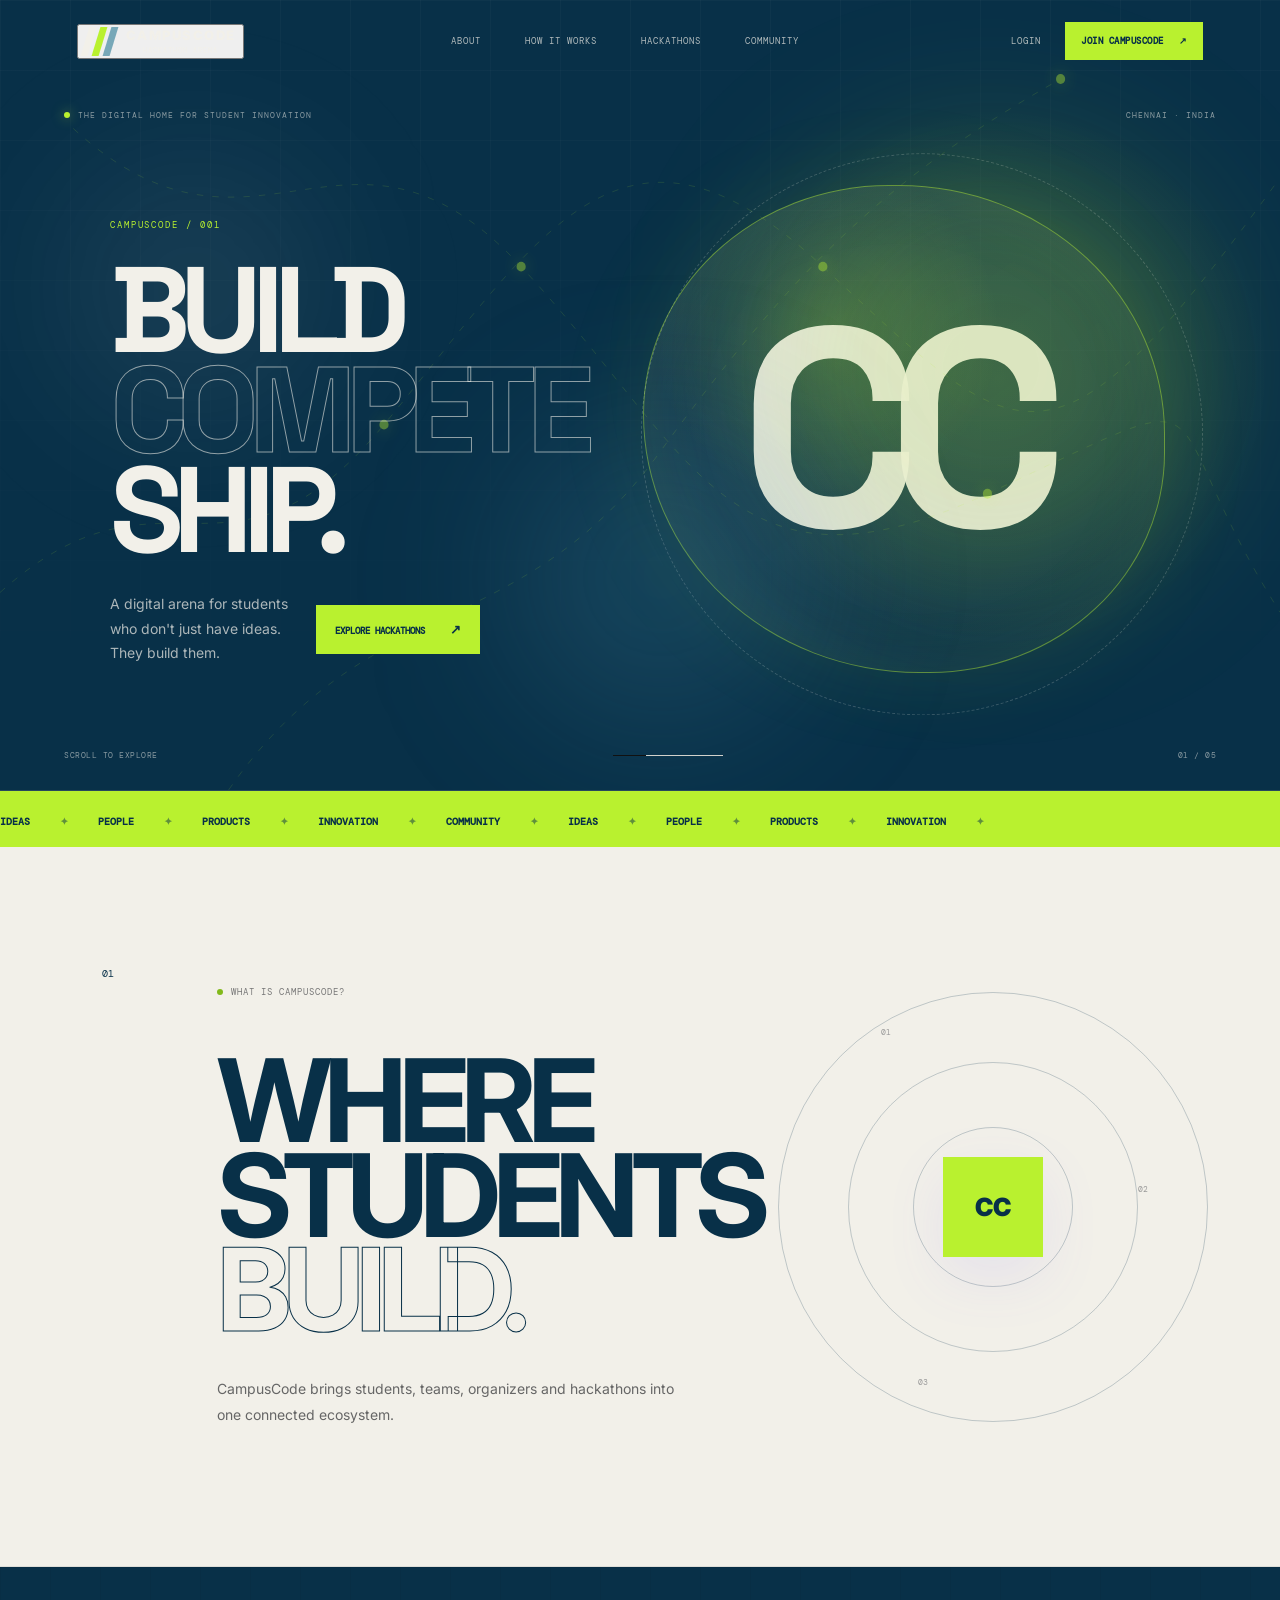
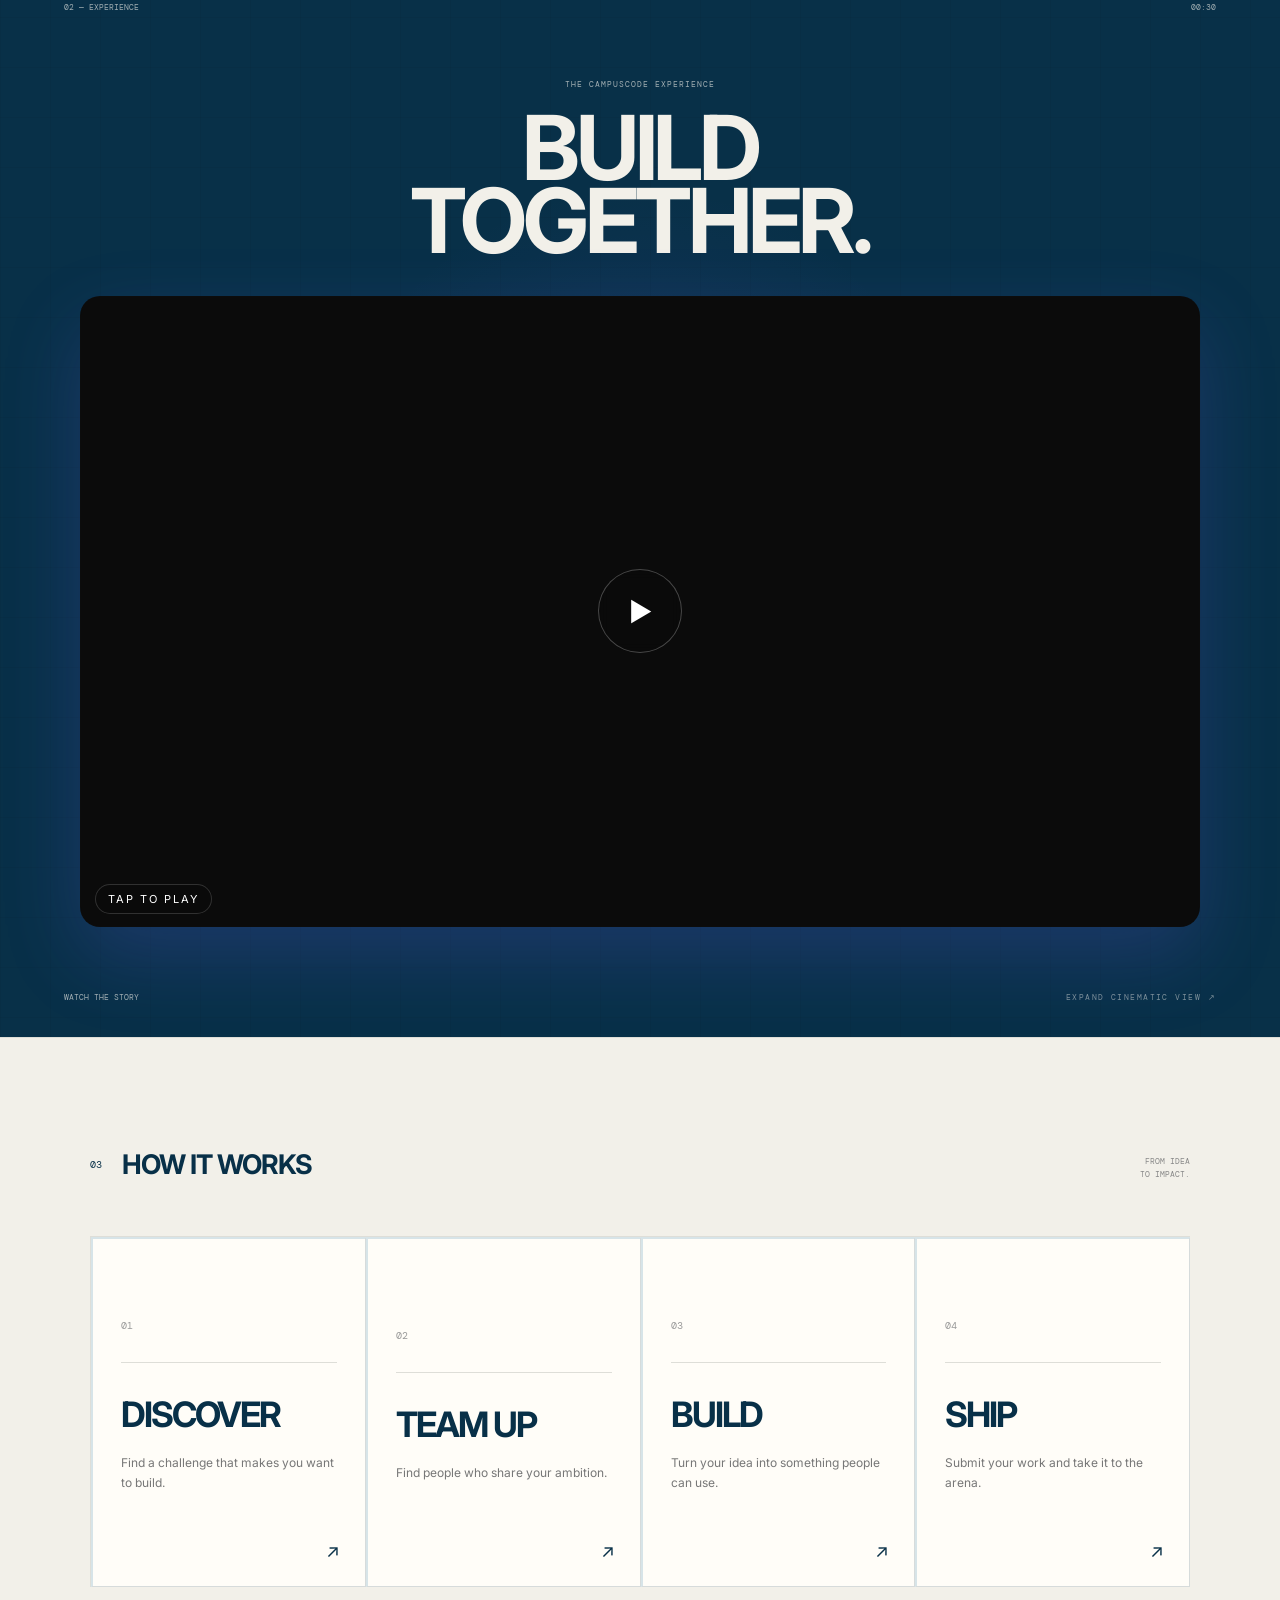
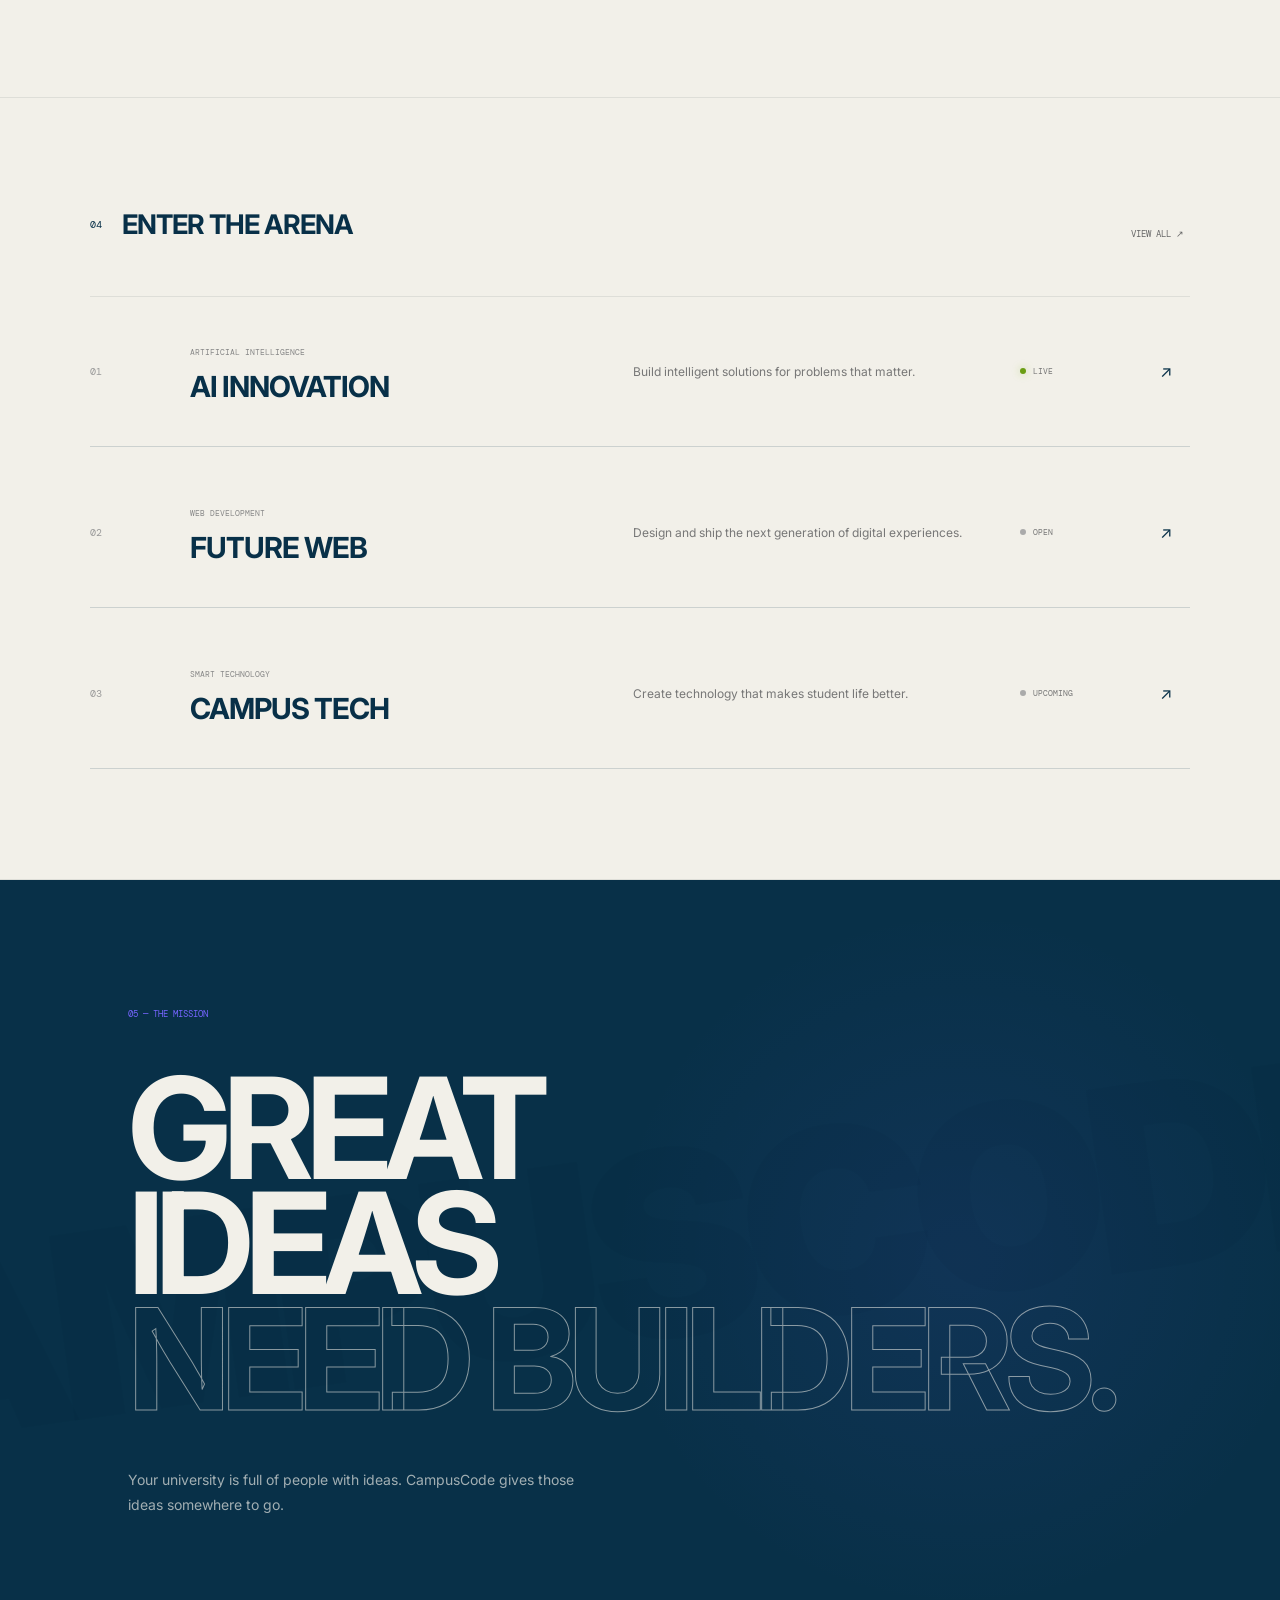
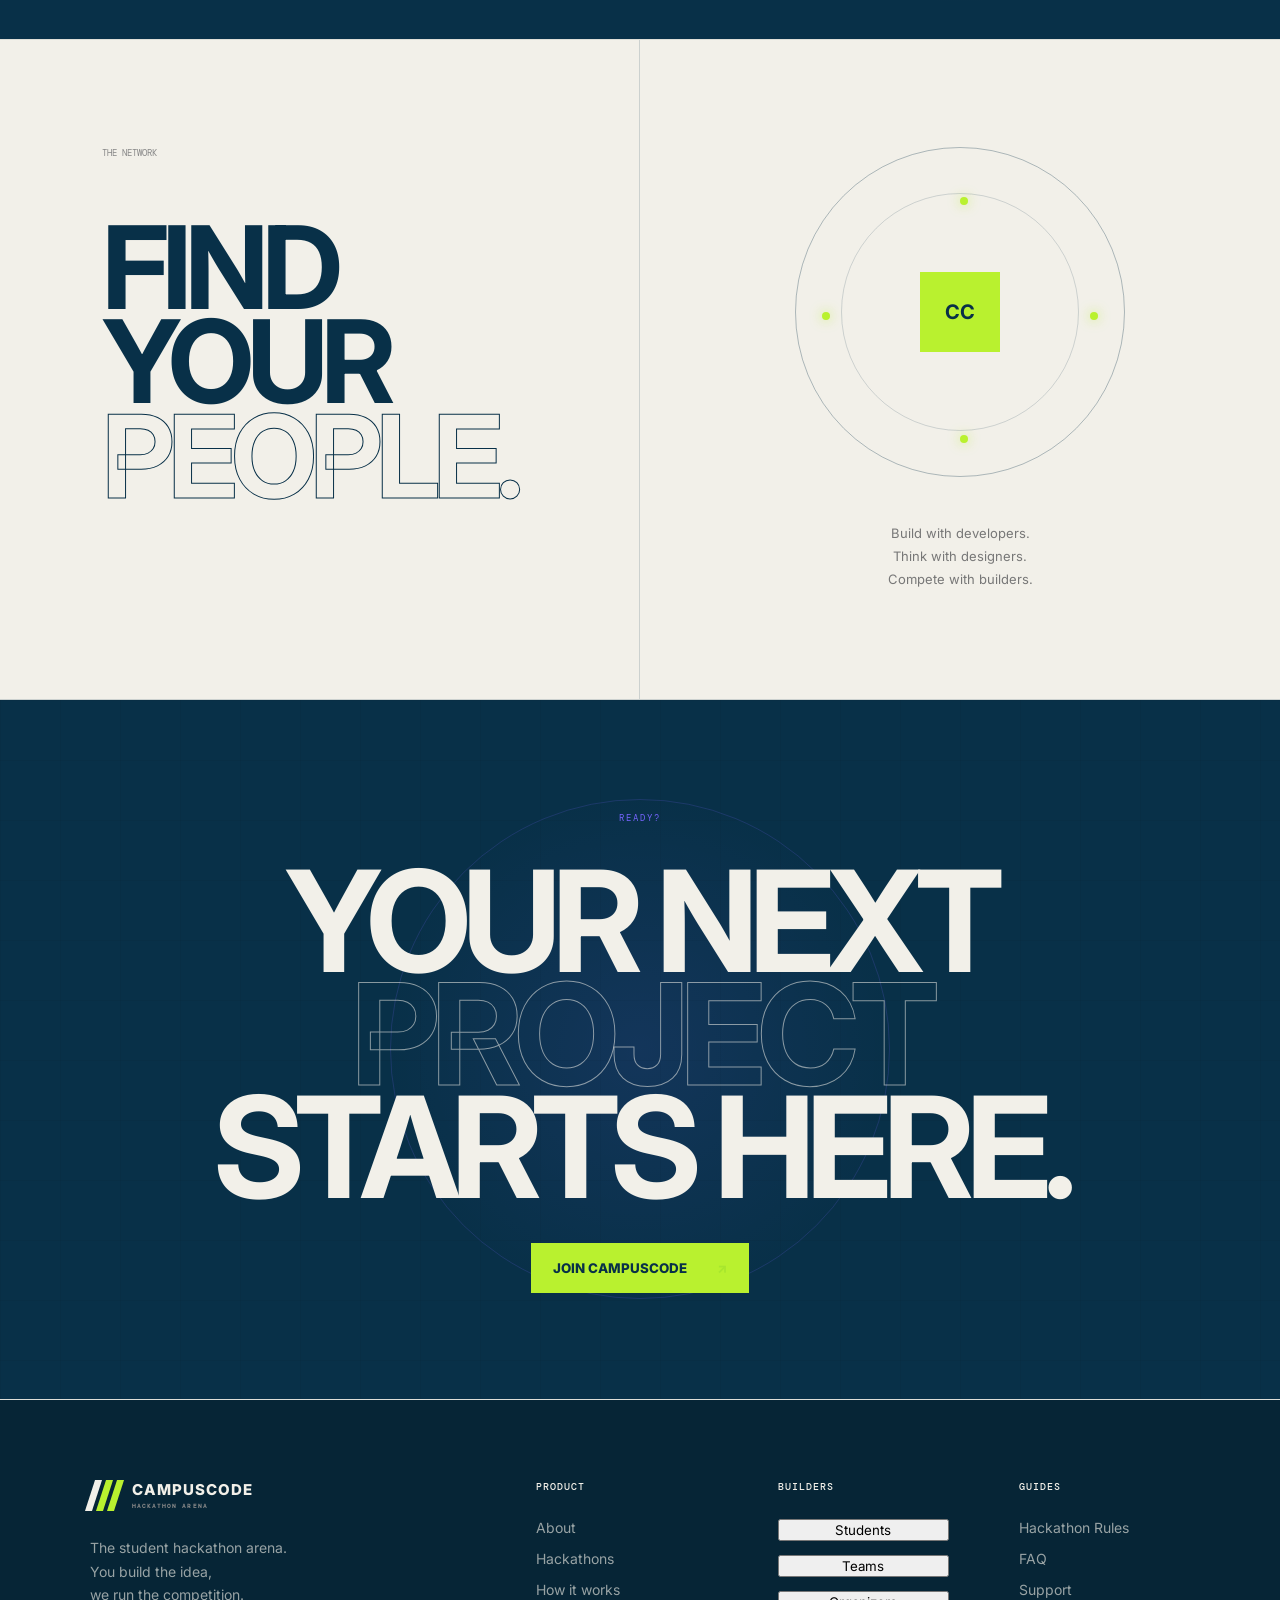
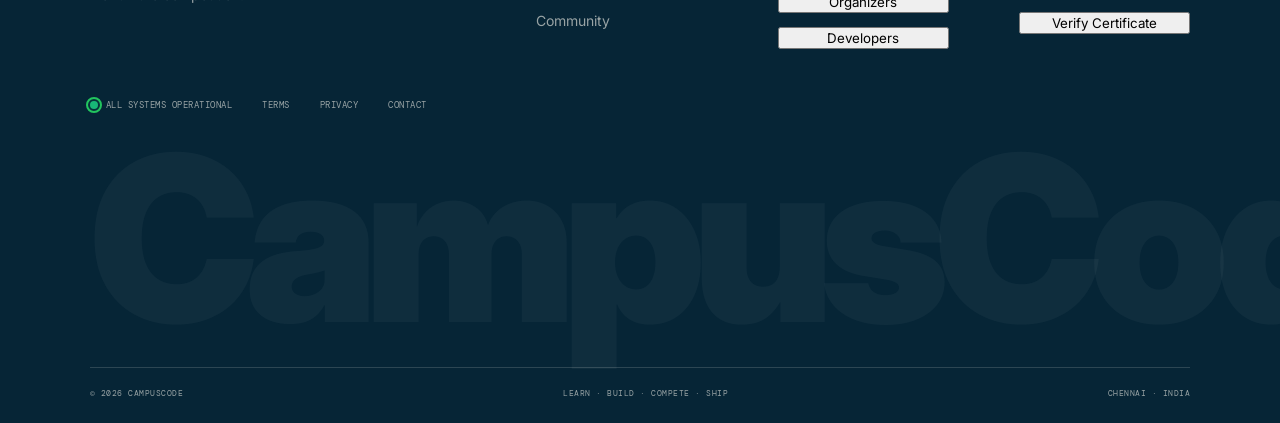
<file: index.html>
<!DOCTYPE html>
<html lang="en">
<head>
  <meta charset="UTF-8">
  <meta name="viewport" content="width=device-width, initial-scale=1.0">
  <meta name="theme-color" content="#0d0f10">
  <title>CampusCode — Hackathon Arena</title>
  <link rel="icon" href="assets/icons/favicon.svg" type="image/svg+xml">
  <link rel="stylesheet" href="css/index.css">
  <link rel="stylesheet" href="css/improvements.css">
  <link rel="stylesheet" href="css/landing-overrides.css">
</head>
<body>
  <div class="campus-landing" id="app">
    <header class="landing-nav" id="landingNav">
      <button type="button" class="landing-logo" data-action="top" aria-label="CampusCode home">
        <span class="landing-logo-mark" aria-hidden="true"><span></span><span></span><span></span></span>
        <span><strong>CAMPUSCODE</strong><small>HACKATHON ARENA</small></span>
      </button>
      <nav class="landing-links" id="landingLinks">
        <button type="button" data-scroll="about">ABOUT</button>
        <button type="button" data-scroll="how">HOW IT WORKS</button>
        <button type="button" data-scroll="hackathons">HACKATHONS</button>
        <button type="button" data-scroll="community">COMMUNITY</button>
        <button type="button" class="landing-join mobile-join" data-route="register">JOIN CAMPUSCODE<span>↗</span></button>
      </nav>
      <div class="landing-nav-actions">
        <button type="button" class="landing-login" data-route="login">LOGIN</button>
        <button type="button" class="landing-join" data-route="register">JOIN CAMPUSCODE<span>↗</span></button>
      </div>
      <button type="button" class="landing-menu" id="landingMenu" aria-label="Toggle menu" aria-expanded="false">☰</button>
    </header>

    <section class="landing-hero">
      <div class="landing-hero-grid"></div><div class="hero-glow glow-one"></div><div class="hero-glow glow-two"></div><div class="hero-glow glow-three"></div>
      <div class="hero-network" aria-hidden="true"><svg viewBox="0 0 1400 800" preserveAspectRatio="none"><path d="M0 600 C180 450 250 620 420 430 S680 80 900 270 S1150 500 1400 180"></path><path d="M80 130 C280 300 380 80 570 270 S800 620 1080 500 S1250 400 1400 620"></path><path d="M250 800 C400 600 570 650 720 460 S970 180 1160 80"></path><circle cx="420" cy="430" r="5"></circle><circle cx="900" cy="270" r="5"></circle><circle cx="1080" cy="500" r="5"></circle><circle cx="570" cy="270" r="5"></circle><circle cx="1160" cy="80" r="5"></circle></svg></div>
      <div class="hero-top-line"><span><i></i>THE DIGITAL HOME FOR STUDENT INNOVATION</span><span>CHENNAI · INDIA</span></div>
      <div class="hero-content"><div class="hero-label">CAMPUSCODE / 001</div><h1>BUILD<br><span>COMPETE</span><br>SHIP.</h1><div class="hero-description"><p>A digital arena for students<br>who don't just have ideas.<br>They build them.</p><button type="button" class="hero-explore" data-scroll="hackathons"><span>EXPLORE HACKATHONS</span><b>↗</b></button></div></div>
      <div class="hero-bottom"><span>SCROLL TO EXPLORE</span><div class="hero-scroll-line"><i></i></div><span>01 / 05</span></div>
    </section>

    <section class="landing-marquee" aria-hidden="true"><div class="marquee-track"><span>IDEAS</span><b>✦</b><span>PEOPLE</span><b>✦</b><span>PRODUCTS</span><b>✦</b><span>INNOVATION</span><b>✦</b><span>COMMUNITY</span><b>✦</b><span>IDEAS</span><b>✦</b><span>PEOPLE</span><b>✦</b><span>PRODUCTS</span><b>✦</b><span>INNOVATION</span><b>✦</b></div></section>

    <section id="about" class="landing-about"><div class="section-number">01</div><div class="about-content"><div class="small-label"><i></i>WHAT IS CAMPUSCODE?</div><h2>WHERE<br>STUDENTS<br><em>BUILD.</em></h2><p>CampusCode brings students, teams, organizers and hackathons into one connected ecosystem.</p></div><div class="about-visual" aria-hidden="true"><div class="about-ring ring-a"></div><div class="about-ring ring-b"></div><div class="about-ring ring-c"></div><div class="about-core">CC</div><span class="about-node node-1">01</span><span class="about-node node-2">02</span><span class="about-node node-3">03</span></div></section>

    <section id="experience" class="landing-video experience-inline"><div class="video-grid"></div><div class="video-top"><span>02 — EXPERIENCE</span><span>00:30</span></div><div class="video-center"><small>THE CAMPUSCODE EXPERIENCE</small><strong>BUILD<br>TOGETHER.</strong></div><div class="experience-film" id="experienceFilm" role="button" tabindex="0" aria-label="Play the What is CampusCode film"><video id="experienceVideo" src="assets/videos/what-is-campuscode.mp4" loop playsinline muted preload="metadata"></video><span class="experience-play-badge" id="experiencePlayBadge">▶</span><span class="experience-hint" id="experienceHint">TAP TO PLAY</span></div><div class="video-bottom"><span>WATCH THE STORY</span><button type="button" class="video-auto-note" id="openVideoModal">EXPAND CINEMATIC VIEW ↗</button></div></section>

    <section id="how" class="landing-how"><div class="section-heading"><div><span>03</span><h2>HOW IT WORKS</h2></div><p>FROM IDEA<br>TO IMPACT.</p></div><div class="steps-grid">
      <button type="button" class="step-card" data-step="discover"><div class="step-number">01</div><div class="step-line"></div><h3>DISCOVER</h3><p>Find a challenge that makes you want to build.</p><span class="step-arrow">↗</span></button>
      <button type="button" class="step-card" data-step="team"><div class="step-number">02</div><div class="step-line"></div><h3>TEAM UP</h3><p>Find people who share your ambition.</p><span class="step-arrow">↗</span></button>
      <button type="button" class="step-card" data-step="build"><div class="step-number">03</div><div class="step-line"></div><h3>BUILD</h3><p>Turn your idea into something people can use.</p><span class="step-arrow">↗</span></button>
      <button type="button" class="step-card" data-step="ship"><div class="step-number">04</div><div class="step-line"></div><h3>SHIP</h3><p>Submit your work and take it to the arena.</p><span class="step-arrow">↗</span></button>
    </div></section>

    <section id="hackathons" class="landing-hackathons"><div class="section-heading"><div><span>04</span><h2>ENTER THE ARENA</h2></div><button type="button" data-route="student">VIEW ALL ↗</button></div><div class="hackathon-list" id="hackathonList">
      <article class="hackathon-row" tabindex="0" role="button" data-hackathon="01"><div class="hack-number">01</div><div class="hack-title"><small>ARTIFICIAL INTELLIGENCE</small><h3>AI INNOVATION</h3></div><p>Build intelligent solutions for problems that matter.</p><div class="hack-status"><i class="active"></i>LIVE</div><span class="hack-arrow">↗</span></article>
      <article class="hackathon-row" tabindex="0" role="button" data-hackathon="02"><div class="hack-number">02</div><div class="hack-title"><small>WEB DEVELOPMENT</small><h3>FUTURE WEB</h3></div><p>Design and ship the next generation of digital experiences.</p><div class="hack-status"><i></i>OPEN</div><span class="hack-arrow">↗</span></article>
      <article class="hackathon-row" tabindex="0" role="button" data-hackathon="03"><div class="hack-number">03</div><div class="hack-title"><small>SMART TECHNOLOGY</small><h3>CAMPUS TECH</h3></div><p>Create technology that makes student life better.</p><div class="hack-status"><i></i>UPCOMING</div><span class="hack-arrow">↗</span></article>
    </div></section>

    <section class="landing-statement"><div class="statement-watermark">CAMPUSCODE</div><div class="statement-content"><span>05 — THE MISSION</span><h2>GREAT<br>IDEAS<br><em>NEED BUILDERS.</em></h2><p>Your university is full of people with ideas. CampusCode gives those ideas somewhere to go.</p></div></section>
    <section id="community" class="landing-community"><div class="community-left"><span>THE NETWORK</span><h2>FIND<br>YOUR<br><em>PEOPLE.</em></h2></div><div class="community-right"><div class="community-orbit" aria-hidden="true"><span></span><span></span><span></span><span></span><strong>CC</strong></div><p>Build with developers.<br>Think with designers.<br>Compete with builders.</p></div></section>
    <section class="landing-cta"><div class="cta-grid"></div><div class="cta-content"><small>READY?</small><h2>YOUR NEXT<br><span>PROJECT</span><br>STARTS HERE.</h2><button type="button" data-route="register">JOIN CAMPUSCODE<span>↗</span></button></div><div class="cta-orb"></div></section>

    <footer class="landing-footer"><div class="footer-main"><div class="footer-brand"><div class="footer-logo"><span class="footer-mark" aria-hidden="true"><span></span><span></span><span></span></span><span><strong>CAMPUSCODE</strong><small>HACKATHON ARENA</small></span></div><p>The student hackathon arena.<br>You build the idea,<br>we run the competition.</p></div>
      <div class="footer-column"><h4>PRODUCT</h4><a href="#about" data-scroll="about">About</a><a href="#hackathons" data-scroll="hackathons">Hackathons</a><a href="#how" data-scroll="how">How it works</a><a href="#community" data-scroll="community">Community</a></div>
      <div class="footer-column"><h4>BUILDERS</h4><button type="button" data-route="student">Students</button><button type="button" data-route="student">Teams</button><button type="button" data-route="organizer">Organizers</button><button type="button" data-route="student">Developers</button></div>
      <div class="footer-column"><h4>GUIDES</h4><a href="#about" data-toast="Official Hackathon Rules Loaded">Hackathon Rules</a><a href="#about" data-toast="FAQ Section">FAQ</a><a href="#about" data-toast="Support channel online 24/7">Support</a><button type="button" data-route="verify/CC-2026-WIN">Verify Certificate</button></div>
    </div><div class="footer-status"><div><i class="live-pulse-dot"></i> ALL SYSTEMS OPERATIONAL</div><a href="#terms" data-toast="CampusCode Terms & Conditions">TERMS</a><a href="#privacy" data-toast="CampusCode Privacy Policy">PRIVACY</a><a href="#contact" data-toast="hello@campuscode.co.in">CONTACT</a></div><div class="footer-watermark">CampusCode</div><div class="footer-bottom"><span>© 2026 CAMPUSCODE</span><span>LEARN · BUILD · COMPETE · SHIP</span><span>CHENNAI · INDIA</span></div></footer>
  </div>

  <div class="arena-modal-overlay" id="arenaModal" hidden><div class="arena-modal-card" role="dialog" aria-modal="true" aria-labelledby="arenaModalTitle"><div class="arena-modal-head"><div><span id="arenaModalTag"></span><h2 id="arenaModalTitle"></h2></div><button type="button" class="arena-modal-close" data-close-modal aria-label="Close modal">✕</button></div><p id="arenaModalDesc"></p><div class="arena-modal-stats"><div><span>PRIZE POOL</span><strong id="arenaPrize"></strong></div><div><span>TEAMS</span><strong id="arenaTeams"></strong></div><div><span>TIMELINE</span><strong id="arenaDeadline"></strong></div></div><button type="button" class="hero-explore arena-enter" id="enterArena"><span>ENTER ARENA WORKSPACE</span><b>↗</b></button></div></div>
  <div class="video-modal-overlay" id="videoModal" hidden><div class="video-modal-card" role="dialog" aria-modal="true" aria-label="CampusCode experience film"><button type="button" class="video-modal-close" data-close-video aria-label="Close video">✕</button><video src="assets/videos/what-is-campuscode.mp4" controls autoplay playsinline></video></div></div>
  <!-- <div class="campus-toast" id="campusToast" role="status" aria-live="polite"></div> -->

  <script src="js/app.js" defer></script>
  <script src="js/landing.js" defer></script>
</body>
</html>
</file>
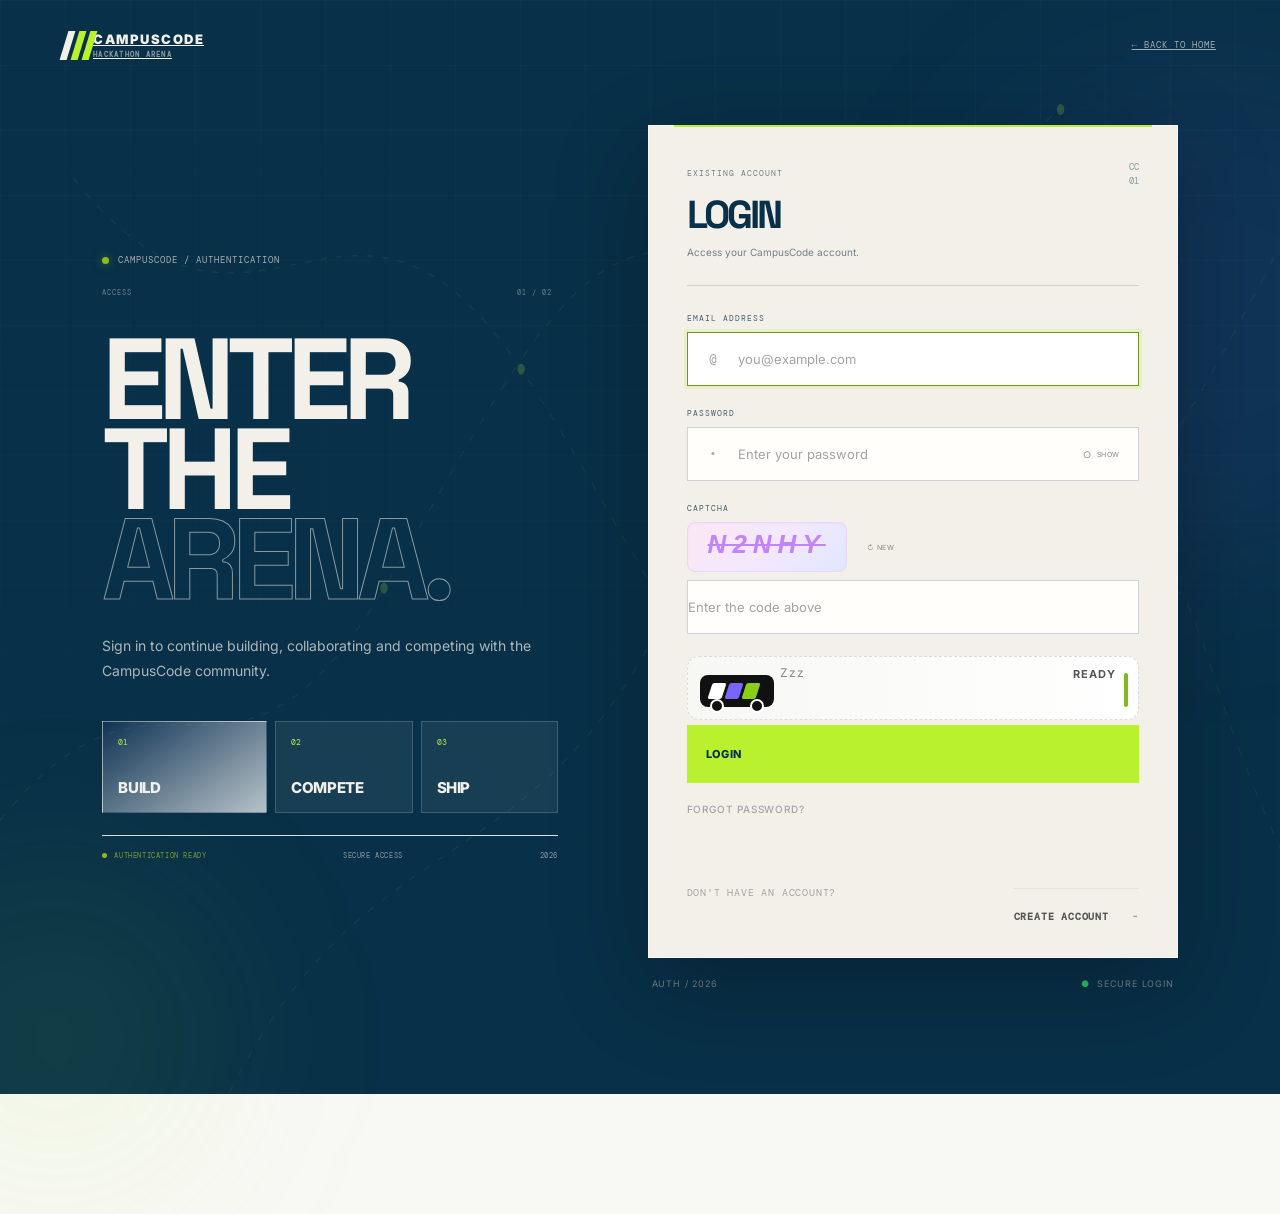
<file: pages/login.html>
<!DOCTYPE html>
<html lang="en">
<head>
  <meta charset="UTF-8">
  <meta name="viewport" content="width=device-width, initial-scale=1.0">
  <title>Login — CampusCode</title>
  <link rel="icon" href="../assets/icons/favicon.svg">
  <link rel="stylesheet" href="../css/index.css">
  <link rel="stylesheet" href="../css/improvements.css">
  <link rel="stylesheet" href="../css/landing-overrides.css">
</head>
<body>
  <div class="campus-login">
    <div class="login-grid" aria-hidden="true"></div>
    <div class="login-glow login-glow-one" aria-hidden="true"></div>
    <div class="login-glow login-glow-two" aria-hidden="true"></div>
    <div class="login-network" aria-hidden="true">
      <svg viewBox="0 0 1400 800" preserveAspectRatio="none">
        <path d="M0 600 C180 450 250 620 420 430 S680 80 900 270 S1150 500 1400 180"></path>
        <path d="M80 130 C280 300 380 80 570 270 S800 620 1080 500 S1250 400 1400 620"></path>
        <path d="M250 800 C400 600 570 650 720 460 S970 180 1160 80"></path>
        <circle cx="420" cy="430" r="4"></circle><circle cx="900" cy="270" r="4"></circle>
        <circle cx="1080" cy="500" r="4"></circle><circle cx="570" cy="270" r="4"></circle><circle cx="1160" cy="80" r="4"></circle>
      </svg>
    </div>

    <header class="login-nav">
      <a class="login-brand" href="../index.html" aria-label="CampusCode home">
        <span class="login-brand-mark" aria-hidden="true"><span></span><span></span><span></span></span>
        <span class="login-brand-text"><strong>CAMPUSCODE</strong><small>HACKATHON ARENA</small></span>
      </a>
      <a class="login-back" href="../index.html">← BACK TO HOME</a>
    </header>

    <main class="login-main">
      <section class="login-intro">
        <div class="login-status"><span></span>CAMPUSCODE / AUTHENTICATION</div>
        <div class="login-intro-index"><span>ACCESS</span><span>01 / 02</span></div>
        <h1>ENTER<br>THE<br><span>ARENA.</span></h1>
        <p class="login-intro-description">Sign in to continue building, collaborating and competing with the CampusCode community.</p>
        <div class="login-features"><div><strong>01</strong><span>BUILD</span></div><div><strong>02</strong><span>COMPETE</span></div><div><strong>03</strong><span>SHIP</span></div></div>
        <div class="login-system-info"><span><i></i>AUTHENTICATION READY</span><span>SECURE ACCESS</span><span>2026</span></div>
      </section>

      <section class="login-card-wrapper">
        <div class="login-card">
          <div class="login-card-top">
            <div>
              <span class="login-card-label">EXISTING ACCOUNT</span>
              <h2>LOGIN</h2>
              <p>Access your CampusCode account.</p>
            </div>
            <div class="login-card-index">CC<br>01</div>
          </div>
          
          <div class="login-divider"></div>

          <form id="login-form" novalidate>
            <div class="login-field">
              <label for="login-email">EMAIL ADDRESS</label>
              <div class="login-input-wrap">
                <span class="login-input-icon">@</span>
                <input id="login-email" type="email" name="email" value="" placeholder="you@example.com" autocomplete="email" required autofocus>
              </div>
            </div>

            <div class="login-field">
              <label for="login-password">PASSWORD</label>
              <div class="login-input-wrap">
                <span class="login-input-icon">•</span>
                <input id="login-password" type="password" name="password" value="" placeholder="Enter your password" autocomplete="current-password" required>
                <button type="button" class="login-password-toggle" id="password-toggle" aria-label="Show password"><span>○</span>SHOW</button>
              </div>
            </div>

            <div class="login-field">
              <label for="login-captcha">CAPTCHA</label>
              <div class="login-captcha-row">
                <span class="login-captcha-img" id="captcha-text">39472</span>
                <button type="button" class="login-password-toggle" id="captcha-refresh" aria-label="Generate new captcha">↻ NEW</button>
              </div>
              <div class="login-input-wrap" style="margin-top:8px">
                <input id="login-captcha" type="text" placeholder="Enter the code above" autocomplete="off" maxlength="5" required>
              </div>
            </div>

            <div class="login-message login-error" id="login-error" role="alert" hidden><span>!</span><p></p></div>
            
            <div class="login-ride-stage" id="login-ride-stage" aria-hidden="true">
              <span class="login-ride-zzz">Zzz</span>
              <span class="login-ride"><span class="login-ride-body"><i></i><i></i><i></i></span><span class="login-ride-wheel left"></span><span class="login-ride-wheel right"></span></span>
              <span class="login-ride-barrier"></span>
              <span class="login-ride-status">READY</span>
              <span class="login-ride-traffic">● ● ●</span>
            </div>

            <button type="submit" class="login-submit" id="login-submit"><span>LOGIN </span><b>↗</b></button>

            <div class="login-forgot-wrap">
              <a href="forgot-password.html" class="login-forgot-link">FORGOT PASSWORD?</a>
            </div>
          </form>

          <div class="login-card-footer">
            <span>DON'T HAVE AN ACCOUNT?</span>
            <a class="login-register" href="register.html">CREATE ACCOUNT <span>-</span></a>
          </div>
        </div>

        <div class="login-card-subfooter">
          <span>AUTH / 2026</span>
          <span><i class="dot">●</i> SECURE LOGIN</span>
        </div>
      </section>
    </main>
  </div>

  <script src="../js/login.js" defer></script>
</body>
</html>
</file>
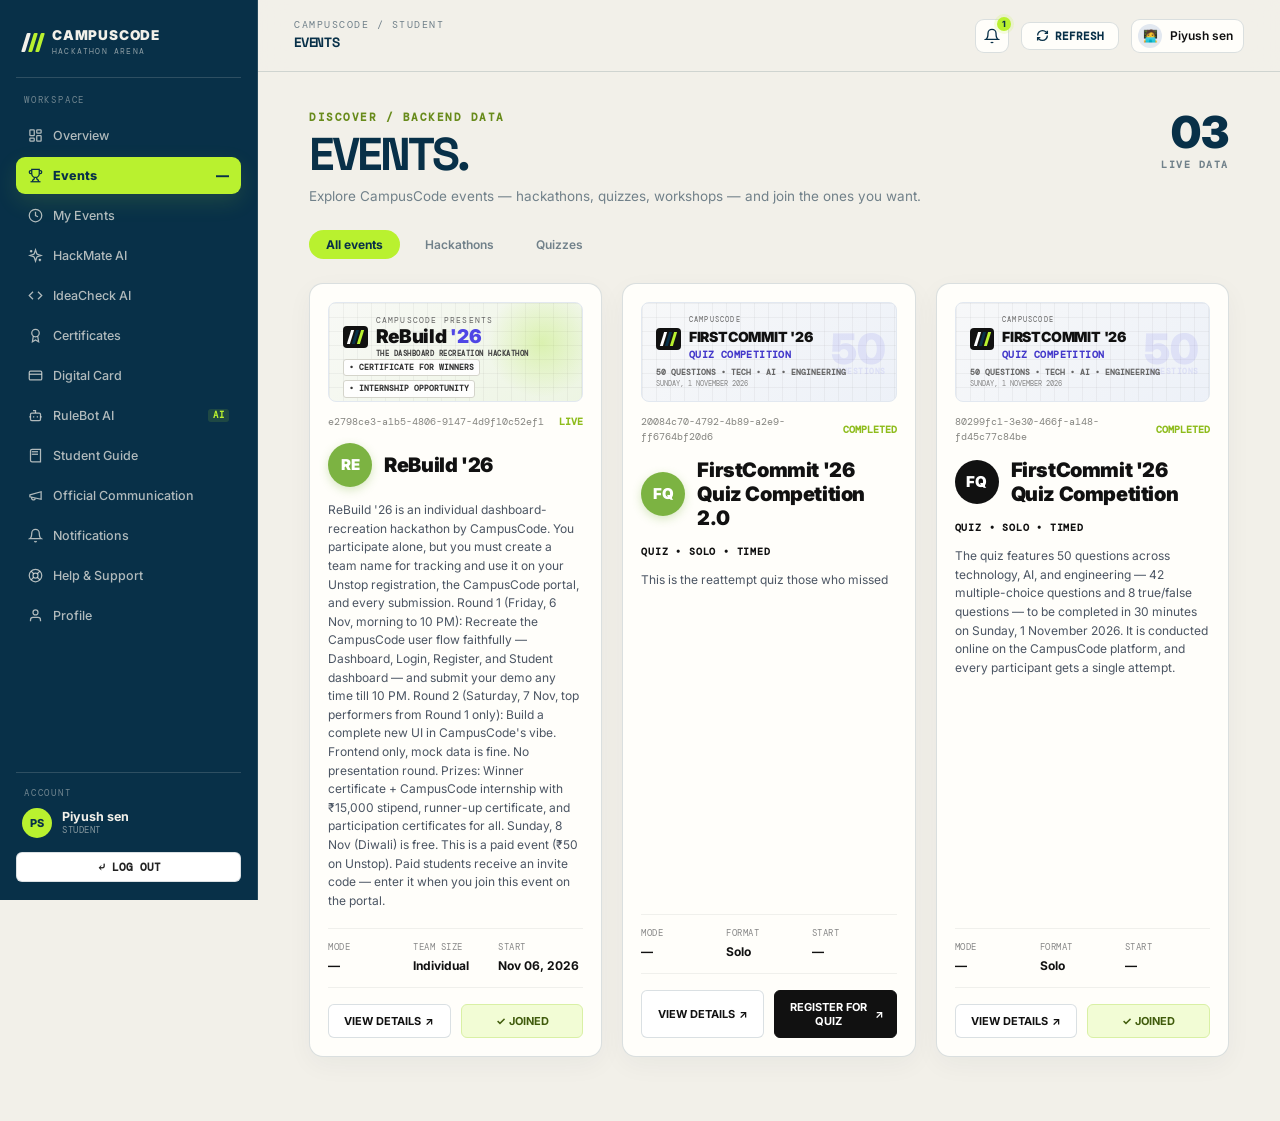
<file: pages/student.html>
<!DOCTYPE html>
<html lang="en">
<head>
  <meta charset="UTF-8">
  <meta name="viewport" content="width=device-width, initial-scale=1.0">
  <title>CampusCode — Student Arena</title>
  <link rel="icon" type="image/svg+xml" href="/favicon.svg?v=2">
  <link rel="preconnect" href="https://fonts.googleapis.com">
  <link rel="preconnect" href="https://fonts.gstatic.com" crossorigin>
  <link href="https://fonts.googleapis.com/css2?family=DM+Mono:ital,wght@0,300;0,400;0,500;0,700;1,400&family=Inter:wght@300;400;500;600;700;800;900&family=Space+Grotesk:wght@400;500;600;700&display=swap" rel="stylesheet">
  <style>
  
    *, *::before, *::after {
      box-sizing: border-box;
      margin: 0;
      padding: 0;
    }

    :root {
      --bg: #f7f7f4;
      --surface: #ffffff;
      --surface-soft: #f0f0ec;
      --text: #111111;
      --text-muted: #858580;
      --border: #deded8;
      --border-light: #e5e5df;
      --lime: #a8e62e;
      --lime-dark: #82b91a;
      --lime-soft: #ebf7cf;
      --lime-text: #3f6212;
      --purple: #7665ff;
      --purple-dark: #4f46e5;
      --sidebar-width: 250px;
      --topbar-height: 64px;
    }

    html, body {
      width: 100%;
      min-height: 100vh;
      background-color: var(--bg);
      color: var(--text);
      font-family: 'Inter', -apple-system, BlinkMacSystemFont, 'Segoe UI', Roboto, sans-serif;
      font-size: 14px;
      line-height: 1.5;
      -webkit-font-smoothing: antialiased;
      -moz-osx-font-smoothing: grayscale;
      overflow-x: hidden;
    }

    button, input, select, textarea {
      font-family: inherit;
    }

    
    .app-layout {
      display: flex;
      min-height: 100vh;
      width: 100%;
    }

    
    .sidebar {
      width: var(--sidebar-width);
      background-color: var(--surface);
      border-right: 1px solid var(--border);
      display: flex;
      flex-direction: column;
      justify-content: space-between;
      flex-shrink: 0;
      position: sticky;
      top: 0;
      height: 100vh;
      overflow-y: auto;
      padding: 20px 14px 16px 14px;
      z-index: 50;
    }

    .sidebar-top {
      display: flex;
      flex-direction: column;
      gap: 16px;
    }

    /* Logo Mark */
    .brand-header {
      display: flex;
      align-items: center;
      gap: 10px;
      padding: 2px 6px 12px 6px;
      text-decoration: none;
      color: var(--text);
      border-bottom: 1px solid #f0f0ec;
    }

    .brand-mark {
      display: inline-flex;
      align-items: center;
      gap: 3px;
    }

    .brand-mark span {
      display: block;
      width: 4px;
      height: 19px;
      border-radius: 1px;
      transform: skewX(-17deg);
    }

    .brand-mark span:nth-child(1) { background-color: #111; }
    .brand-mark span:nth-child(2) { background-color: var(--purple); }
    .brand-mark span:nth-child(3) { background-color: var(--lime); }

    .brand-text strong {
      font-size: 13.5px;
      font-weight: 900;
      letter-spacing: -0.2px;
      display: block;
      line-height: 1.1;
      color: #111;
    }

    .brand-text small {
      font-family: 'DM Mono', monospace;
      font-size: 8px;
      letter-spacing: 1.2px;
      color: var(--text-muted);
      display: block;
      margin-top: 2px;
    }

    .nav-section-label {
      font-family: 'DM Mono', monospace;
      font-size: 9px;
      letter-spacing: 1.8px;
      color: var(--text-muted);
      padding: 0 8px;
      margin-bottom: -6px;
      text-transform: uppercase;
    }

    /* Navigation Items */
    .nav-list {
      display: flex;
      flex-direction: column;
      gap: 3px;
      list-style: none;
    }

    .nav-item-btn {
      width: 100%;
      display: flex;
      align-items: center;
      justify-content: space-between;
      padding: 8px 12px;
      background: transparent;
      border: none;
      border-radius: 8px;
      color: #4b5563;
      font-size: 12.5px;
      font-weight: 500;
      cursor: pointer;
      text-align: left;
      transition: background 0.15s ease, color 0.15s ease, transform 0.1s ease;
    }

    .nav-item-btn:hover {
      background: #f7f7f4;
      color: #111;
    }

    .nav-item-btn .nav-left {
      display: flex;
      align-items: center;
      gap: 10px;
    }

    .nav-item-btn svg {
      width: 15px;
      height: 15px;
      stroke-width: 2;
      color: currentColor;
      flex-shrink: 0;
    }

    /* Active Nav Item: Pure Lime Pill with Right Arrow/Dash */
    .nav-item-btn.active {
      background-color: var(--lime);
      color: #111;
      font-weight: 800;
    }

    .nav-item-btn .indicator {
      display: none;
      font-size: 13px;
      font-weight: 900;
      line-height: 1;
    }

    .nav-item-btn.active .indicator {
      display: inline-block;
    }

    .ai-badge {
      background: rgba(118, 101, 255, 0.15);
      color: #6366f1;
      font-family: 'DM Mono', monospace;
      font-size: 8.5px;
      font-weight: 800;
      padding: 1px 5px;
      border-radius: 3px;
      letter-spacing: 0.5px;
    }

    /* Sidebar Bottom: Account Section */
    .sidebar-bottom {
      border-top: 1px solid #f0f0ec;
      padding-top: 14px;
      display: flex;
      flex-direction: column;
      gap: 10px;
    }

    .user-profile-row {
      display: flex;
      align-items: center;
      gap: 10px;
      padding: 4px 6px;
    }

    .user-avatar-circle {
      width: 30px;
      height: 30px;
      border-radius: 50%;
      background: #f0f0ec;
      border: 1px solid var(--border);
      color: #111;
      font-weight: 800;
      font-size: 11px;
      display: flex;
      align-items: center;
      justify-content: center;
      flex-shrink: 0;
    }

    .user-info-text strong {
      display: block;
      font-size: 12.5px;
      font-weight: 700;
      color: #111;
      line-height: 1.2;
    }

    .user-info-text small {
      display: block;
      font-family: 'DM Mono', monospace;
      font-size: 9px;
      color: var(--text-muted);
      letter-spacing: 0.5px;
    }

    .logout-btn {
      width: 100%;
      padding: 7px 12px;
      background: #fff;
      border: 1px solid var(--border);
      border-radius: 6px;
      font-family: 'DM Mono', monospace;
      font-size: 11px;
      font-weight: 700;
      color: #222;
      cursor: pointer;
      display: flex;
      align-items: center;
      justify-content: center;
      gap: 6px;
      transition: background 0.15s, border-color 0.15s;
    }

    .logout-btn:hover {
      background: #f7f7f4;
      border-color: #cfcfc8;
    }

    
    .main-wrapper {
      flex: 1;
      display: flex;
      flex-direction: column;
      min-width: 0;
    }

    .topbar {
      height: var(--topbar-height);
      background-color: var(--surface);
      border-bottom: 1px solid var(--border);
      display: flex;
      align-items: center;
      justify-content: space-between;
      padding: 0 36px;
      position: sticky;
      top: 0;
      z-index: 40;
    }

    .topbar-left {
      display: flex;
      flex-direction: column;
    }

    .topbar-breadcrumb {
      font-family: 'DM Mono', monospace;
      font-size: 9.5px;
      letter-spacing: 1.4px;
      color: var(--text-muted);
      text-transform: uppercase;
    }

    .topbar-title {
      font-size: 13.5px;
      font-weight: 800;
      letter-spacing: -0.2px;
      color: #111;
      margin-top: 1px;
      text-transform: uppercase;
    }

    .topbar-right {
      display: flex;
      align-items: center;
      gap: 12px;
    }

    .bell-btn {
      position: relative;
      width: 34px;
      height: 34px;
      border-radius: 6px;
      background: #fff;
      border: 1px solid var(--border);
      display: flex;
      align-items: center;
      justify-content: center;
      cursor: pointer;
      color: #333;
    }

    .bell-badge {
      position: absolute;
      top: -3px;
      right: -3px;
      background: var(--lime);
      color: #111;
      font-size: 8.5px;
      font-weight: 800;
      width: 14px;
      height: 14px;
      border-radius: 50%;
      display: flex;
      align-items: center;
      justify-content: center;
      box-shadow: 0 0 5px rgba(168, 230, 46, 0.7);
    }

    .refresh-btn {
      display: flex;
      align-items: center;
      gap: 6px;
      padding: 6px 14px;
      background: #fff;
      border: 1px solid var(--border);
      border-radius: 6px;
      font-family: 'DM Mono', monospace;
      font-size: 11px;
      font-weight: 700;
      color: #111;
      cursor: pointer;
      transition: background 0.15s;
    }

    .refresh-btn:hover {
      background: #f7f7f4;
    }

    .topbar-user {
      display: flex;
      align-items: center;
      gap: 8px;
      padding: 4px 10px 4px 6px;
      background: #fff;
      border: 1px solid var(--border);
      border-radius: 30px;
    }

    .topbar-user-avatar {
      width: 24px;
      height: 24px;
      border-radius: 50%;
      background: #e2e8f0;
      display: flex;
      align-items: center;
      justify-content: center;
      font-size: 12px;
    }

    .topbar-user-name {
      font-size: 12px;
      font-weight: 600;
      color: #111;
    }

    /* ----------------------------------------------------
       CONTENT CANVAS & TAB VIEWS
       ---------------------------------------------------- */
    .view-container {
      padding: 36px 40px 60px 40px;
      flex: 1;
    }

    .tab-view {
      display: none;
      animation: fadeIn 0.2s ease-out;
    }

    .tab-view.active {
      display: block;
    }

    @keyframes fadeIn {
      from { opacity: 0; transform: translateY(6px); }
      to { opacity: 1; transform: translateY(0); }
    }

    /* Standard View Hader */
    .view-header {
      display: flex;
      justify-content: space-between;
      align-items: flex-start;
      margin-bottom: 24px;
    }

    .view-sub-tag {
      font-family: 'DM Mono', monospace;
      font-size: 10.5px;
      font-weight: 700;
      letter-spacing: 1.5px;
      color: var(--lime-dark);
      text-transform: uppercase;
      display: block;
      margin-bottom: 4px;
    }

    .view-title {
      font-size: 46px;
      font-weight: 900;
      letter-spacing: -1.2px;
      line-height: 1.05;
      color: #111;
      margin-bottom: 8px;
    }

    .view-desc {
      color: #555;
      font-size: 13.5px;
      max-width: 680px;
    }

    .live-data-counter {
      text-align: right;
    }

    .live-data-number {
      font-size: 44px;
      font-weight: 900;
      line-height: 1;
      color: #111;
    }

    .live-data-label {
      font-family: 'DM Mono', monospace;
      font-size: 9.5px;
      font-weight: 700;
      letter-spacing: 1.5px;
      color: var(--text-muted);
      margin-top: 4px;
      display: block;
      text-transform: uppercase;
    }

    
    .filter-pills-row {
      display: flex;
      gap: 8px;
      margin-bottom: 24px;
    }

    .filter-pill {
      border: none;
      padding: 6px 16px;
      border-radius: 20px;
      font-size: 12px;
      font-weight: 600;
      cursor: pointer;
      background: transparent;
      color: #666;
      transition: all 0.15s;
    }

    .filter-pill.active {
      background: #111;
      color: #fff;
      font-weight: 700;
    }

    .events-grid {
      display: grid;
      grid-template-columns: repeat(3, 1fr);
      gap: 20px;
    }

    @media (max-width: 1200px) {
      .events-grid { grid-template-columns: repeat(2, 1fr); }
    }
    @media (max-width: 800px) {
      .events-grid { grid-template-columns: 1fr; }
    }

    .event-card {
      background: var(--surface);
      border: 1px solid var(--border);
      border-radius: 12px;
      padding: 18px;
      display: flex;
      flex-direction: column;
      justify-content: space-between;
      min-height: 520px;
      box-shadow: 0 2px 8px rgba(0,0,0,0.02);
    }

    /* Banner Components */
    .card-banner {
      width: 100%;
      height: 100px;
      border-radius: 8px;
      border: 1px solid #e2e8f0;
      position: relative;
      overflow: hidden;
      padding: 12px 14px;
      display: flex;
      flex-direction: column;
      justify-content: space-between;
      box-sizing: border-box;
      margin-bottom: 12px;
    }

    .card-banner-grid {
      position: absolute;
      top: 0; left: 0; right: 0; bottom: 0;
      background-image: linear-gradient(to right, rgba(0,0,0,0.04) 1px, transparent 1px), linear-gradient(to bottom, rgba(0,0,0,0.04) 1px, transparent 1px);
      background-size: 14px 14px;
      pointer-events: none;
    }

    .card-meta-bar {
      display: flex;
      justify-content: space-between;
      align-items: center;
      margin-bottom: 14px;
    }

    .card-hex-code {
      font-family: 'DM Mono', monospace;
      font-size: 10px;
      color: #858580;
    }

    .card-status-live {
      font-family: 'DM Mono', monospace;
      font-size: 10px;
      font-weight: 700;
      color: var(--lime-dark);
    }

    .card-title-row {
      display: flex;
      align-items: center;
      gap: 12px;
      margin-bottom: 14px;
    }

    .circle-avatar-badge {
      width: 44px;
      height: 44px;
      border-radius: 50%;
      display: flex;
      align-items: center;
      justify-content: center;
      font-weight: 900;
      font-size: 15px;
      flex-shrink: 0;
    }

    .circle-avatar-badge.green {
      background: #7cb342;
      color: #fff;
      box-shadow: 0 3px 10px rgba(124, 179, 66, 0.3);
    }

    .circle-avatar-badge.dark {
      background: #111;
      color: #fff;
    }

    .event-card-heading {
      font-size: 20px;
      font-weight: 900;
      letter-spacing: -0.4px;
      color: #111;
      line-height: 1.2;
    }

    .card-sub-mode {
      font-family: 'DM Mono', monospace;
      font-size: 10px;
      font-weight: 700;
      color: #111;
      letter-spacing: 0.8px;
      margin-top: 2px;
      margin-bottom: 12px;
    }

    .event-card-desc {
      font-size: 12px;
      color: #4b5563;
      line-height: 1.55;
      margin-bottom: 18px;
    }

    .card-stats-row {
      display: grid;
      grid-template-columns: repeat(3, 1fr);
      padding: 12px 0;
      border-top: 1px solid #f0f0ec;
      border-bottom: 1px solid #f0f0ec;
      margin-bottom: 16px;
    }

    .card-stat-col small {
      display: block;
      font-family: 'DM Mono', monospace;
      font-size: 9px;
      color: #888;
      letter-spacing: 0.5px;
      text-transform: uppercase;
      margin-bottom: 2px;
    }

    .card-stat-col strong {
      display: block;
      font-size: 12px;
      font-weight: 700;
      color: #111;
    }

    .card-actions-row {
      display: flex;
      gap: 10px;
    }

    .btn-view-details {
      flex: 1;
      padding: 9px 12px;
      background: #fff;
      border: 1px solid var(--border);
      border-radius: 6px;
      font-size: 11px;
      font-weight: 700;
      color: #111;
      cursor: pointer;
      display: inline-flex;
      align-items: center;
      justify-content: center;
      gap: 4px;
      transition: background 0.15s;
    }

    .btn-view-details:hover {
      background: #f7f7f4;
    }

    .btn-joined {
      flex: 1;
      padding: 9px 12px;
      background: var(--lime-soft);
      border: 1px solid #d9f0a5;
      border-radius: 6px;
      font-size: 11px;
      font-weight: 700;
      color: var(--lime-text);
      cursor: default;
      display: inline-flex;
      align-items: center;
      justify-content: center;
      gap: 4px;
    }

    .btn-register-dark {
      flex: 1;
      padding: 9px 12px;
      background: #111;
      border: 1px solid #111;
      border-radius: 6px;
      font-size: 11px;
      font-weight: 700;
      color: #fff;
      cursor: pointer;
      display: inline-flex;
      align-items: center;
      justify-content: center;
      gap: 4px;
      transition: opacity 0.15s;
    }

    .btn-register-dark:hover {
      opacity: 0.9;
    }

    
    .my-events-grid {
      display: grid;
      grid-template-columns: repeat(2, 1fr);
      gap: 24px;
    }

    @media (max-width: 900px) {
      .my-events-grid { grid-template-columns: 1fr; }
    }

    .my-event-card {
      background: var(--surface);
      border: 1px solid var(--border);
      border-radius: 12px;
      padding: 20px;
      display: flex;
      flex-direction: column;
      box-shadow: 0 2px 8px rgba(0,0,0,0.02);
    }

    .gradient-accent-line {
      width: 100%;
      height: 2px;
      background: linear-gradient(to right, #6366f1, #a855f7);
      margin-top: -8px;
      margin-bottom: 12px;
      border-radius: 2px;
    }

    .my-event-reg-row {
      display: flex;
      justify-content: space-between;
      align-items: center;
      margin-bottom: 16px;
    }

    .reg-label {
      font-family: 'DM Mono', monospace;
      font-size: 10px;
      color: #858580;
      letter-spacing: 0.8px;
    }

    .reg-code {
      font-family: 'DM Mono', monospace;
      font-size: 10.5px;
      color: var(--lime-dark);
      font-weight: 600;
    }

    .my-event-status-block {
      margin-top: 14px;
      margin-bottom: 20px;
      display: flex;
      flex-direction: column;
      gap: 4px;
    }

    .my-event-field-row {
      display: flex;
      align-items: center;
      gap: 6px;
      font-size: 12.5px;
    }

    .my-event-field-row .field-tag {
      font-family: 'DM Mono', monospace;
      font-size: 10px;
      color: #858580;
      letter-spacing: 0.5px;
    }

    .my-event-field-row .field-val-registered {
      font-weight: 700;
      color: #6b7280;
      font-size: 11px;
    }

    .my-event-field-row .field-val-team {
      font-weight: 800;
      color: #111;
      font-size: 12px;
    }

    .btn-open-journey {
      width: fit-content;
      padding: 10px 22px;
      background: var(--lime);
      color: #111;
      border: none;
      border-radius: 6px;
      font-size: 12px;
      font-weight: 800;
      cursor: pointer;
      display: inline-flex;
      align-items: center;
      gap: 6px;
      transition: transform 0.1s, box-shadow 0.15s;
    }

    .btn-open-journey:hover {
      box-shadow: 0 4px 12px rgba(168, 230, 46, 0.4);
      transform: translateY(-1px);
    }

    
    .hackmate-selector-card {
      background: var(--surface);
      border: 1px solid var(--border);
      border-radius: 10px;
      padding: 16px 24px;
      display: flex;
      justify-content: space-between;
      align-items: center;
      margin-bottom: 24px;
    }

    .hackmate-selector-label {
      font-family: 'DM Mono', monospace;
      font-size: 11px;
      font-weight: 700;
      letter-spacing: 1px;
      color: #333;
      text-transform: uppercase;
    }

    .hackmate-select {
      background: #fff;
      border: 1px solid var(--border);
      border-radius: 6px;
      padding: 8px 16px;
      font-size: 12.5px;
      color: #333;
      outline: none;
      cursor: pointer;
      min-width: 280px;
    }

    .hackmate-empty-box {
      background: #fafaf7;
      border: 1px dashed var(--border);
      border-radius: 12px;
      min-height: 280px;
      display: flex;
      flex-direction: column;
      align-items: center;
      justify-content: center;
      text-align: center;
      padding: 40px 20px;
    }

    .empty-box-title {
      font-family: 'DM Mono', monospace;
      font-size: 12px;
      font-weight: 800;
      letter-spacing: 1.2px;
      color: #444;
      margin: 14px 0 6px 0;
      text-transform: uppercase;
    }

    .empty-box-desc {
      font-size: 12.5px;
      color: #888;
      max-width: 460px;
    }

    /* HackMate Results */
    .hackmate-active-results {
      display: none;
      flex-direction: column;
      gap: 16px;
    }

    .hackmate-candidates-grid {
      display: grid;
      grid-template-columns: repeat(auto-fit, minmax(300px, 1fr));
      gap: 16px;
    }

    .candidate-card {
      background: #fff;
      border: 1px solid var(--border);
      border-radius: 10px;
      padding: 18px;
    }

    
    .ideacheck-columns {
      display: grid;
      grid-template-columns: 2fr 1fr;
      gap: 20px;
      margin-bottom: 24px;
    }

    @media (max-width: 960px) {
      .ideacheck-columns { grid-template-columns: 1fr; }
    }

    .ideacheck-input-card {
      background: var(--surface);
      border: 1px solid var(--border);
      border-radius: 10px;
      padding: 24px;
      display: flex;
      flex-direction: column;
      justify-content: space-between;
    }

    .ideacheck-card-header {
      display: flex;
      justify-content: space-between;
      align-items: flex-start;
      margin-bottom: 14px;
    }

    .gemini-badge {
      background: #f0f4e8;
      color: #65a30d;
      font-family: 'DM Mono', monospace;
      font-size: 10px;
      font-weight: 700;
      padding: 4px 10px;
      border-radius: 4px;
      letter-spacing: 0.5px;
    }

    .ideacheck-textarea-wrapper {
      position: relative;
      margin-bottom: 16px;
    }

    .ideacheck-textarea {
      width: 100%;
      height: 160px;
      padding: 14px;
      border: 1px solid var(--border);
      border-radius: 6px;
      font-family: 'Inter', sans-serif;
      font-size: 13px;
      line-height: 1.5;
      color: #111;
      resize: vertical;
      outline: none;
      transition: border-color 0.15s;
    }

    .ideacheck-textarea:focus {
      border-color: #111;
    }

    .ideacheck-bottom-row {
      display: flex;
      justify-content: space-between;
      align-items: center;
    }

    .char-count {
      font-family: 'DM Mono', monospace;
      font-size: 11px;
      color: #888;
    }

    .btn-check-idea {
      padding: 10px 20px;
      background: var(--lime);
      color: #111;
      border: none;
      border-radius: 6px;
      font-size: 12px;
      font-weight: 800;
      cursor: pointer;
      display: inline-flex;
      align-items: center;
      gap: 6px;
      transition: transform 0.1s, box-shadow 0.15s;
    }

    .btn-check-idea:hover {
      box-shadow: 0 4px 12px rgba(168, 230, 46, 0.4);
      transform: translateY(-1px);
    }

    /* How It Works Card */
    .how-it-works-card {
      background: var(--surface);
      border: 1px solid var(--border);
      border-radius: 10px;
      padding: 24px;
    }

    .how-header {
      font-family: 'DM Mono', monospace;
      font-size: 10.5px;
      font-weight: 700;
      letter-spacing: 1.2px;
      color: var(--text-muted);
      text-transform: uppercase;
      margin-bottom: 20px;
    }

    .step-flow-item {
      display: flex;
      gap: 12px;
    }

    .step-num-box {
      width: 26px;
      height: 26px;
      background: #111;
      color: #fff;
      border-radius: 4px;
      display: flex;
      align-items: center;
      justify-content: center;
      font-family: 'DM Mono', monospace;
      font-size: 11px;
      font-weight: 800;
      flex-shrink: 0;
    }

    .step-content strong {
      display: block;
      font-size: 12px;
      font-weight: 800;
      color: #111;
      margin-bottom: 2px;
      letter-spacing: 0.2px;
    }

    .step-content p {
      font-size: 11px;
      color: #666;
      line-height: 1.45;
    }

    .step-connector-line {
      width: 1px;
      height: 22px;
      border-left: 1px dashed #deded8;
      margin-left: 13px;
      margin-top: 3px;
      margin-bottom: 3px;
    }

    /* Idea Report Area (Bottom Card) */
    .idea-report-box {
      background: var(--surface);
      border: 1px solid var(--border);
      border-radius: 10px;
      min-height: 220px;
      display: flex;
      flex-direction: column;
      align-items: center;
      justify-content: center;
      text-align: center;
      padding: 40px 20px;
    }

    .report-placeholder-icon {
      width: 36px;
      height: 36px;
      background: #111;
      border-radius: 6px;
      display: flex;
      align-items: center;
      justify-content: center;
      color: var(--lime);
      font-size: 16px;
    }

    .report-placeholder-title {
      font-family: 'DM Mono', monospace;
      font-size: 12.5px;
      font-weight: 800;
      letter-spacing: 1px;
      color: #111;
      margin: 14px 0 4px 0;
      text-transform: uppercase;
    }

    .report-placeholder-desc {
      font-size: 12px;
      color: #888;
    }

    
    .certificates-container {
      max-width: 520px;
    }

    .certificate-card {
      background: var(--surface);
      border: 1px solid var(--border);
      border-radius: 10px;
      padding: 24px;
      box-shadow: 0 2px 8px rgba(0,0,0,0.02);
    }

    .cert-top-row {
      display: flex;
      justify-content: space-between;
      align-items: center;
      margin-bottom: 18px;
    }

    .cert-type-tag {
      font-family: 'DM Mono', monospace;
      font-size: 10px;
      letter-spacing: 1.2px;
      color: var(--text-muted);
      text-transform: uppercase;
    }

    .cert-icons-group {
      display: flex;
      align-items: center;
      gap: 10px;
    }

    .cert-check-circle {
      width: 22px;
      height: 22px;
      border-radius: 50%;
      background: var(--lime);
      color: #111;
      display: flex;
      align-items: center;
      justify-content: center;
      font-size: 12px;
      font-weight: 900;
    }

    .cert-title {
      font-size: 20px;
      font-weight: 900;
      letter-spacing: -0.3px;
      color: #111;
      margin-bottom: 4px;
    }

    .cert-issue-date {
      color: #777;
      font-size: 12.5px;
      margin-bottom: 18px;
    }

    .cert-code-stamp {
      font-family: 'DM Mono', monospace;
      font-size: 14px;
      font-weight: 800;
      letter-spacing: 1.5px;
      color: #111;
      margin-bottom: 24px;
      display: block;
    }

    .cert-actions-row {
      display: flex;
      gap: 12px;
    }

    .btn-download-pdf {
      padding: 10px 18px;
      background: var(--lime);
      color: #111;
      border: none;
      border-radius: 6px;
      font-size: 11.5px;
      font-weight: 800;
      cursor: pointer;
      display: inline-flex;
      align-items: center;
      gap: 6px;
      transition: transform 0.1s, box-shadow 0.15s;
    }

    .btn-download-pdf:hover {
      box-shadow: 0 4px 12px rgba(168, 230, 46, 0.4);
      transform: translateY(-1px);
    }

    .btn-copy-verify {
      padding: 10px 18px;
      background: #fff;
      border: 1px solid var(--border);
      border-radius: 6px;
      font-size: 11.5px;
      font-weight: 700;
      color: #111;
      cursor: pointer;
      display: inline-flex;
      align-items: center;
      gap: 6px;
      transition: background 0.15s;
    }

    .btn-copy-verify:hover {
      background: #f7f7f4;
    }

    
    .toast-pill {
      position: fixed;
      top: 24px;
      right: 24px;
      background: #111;
      color: #fff;
      border: 1px solid rgba(255,255,255,0.2);
      border-radius: 30px;
      padding: 10px 20px;
      font-size: 12px;
      font-weight: 600;
      display: flex;
      align-items: center;
      gap: 8px;
      box-shadow: 0 10px 30px rgba(0,0,0,0.25);
      z-index: 9999;
      transform: translateY(-20px);
      opacity: 0;
      transition: transform 0.25s cubic-bezier(0.16, 1, 0.3, 1), opacity 0.25s ease;
      pointer-events: none;
    }

    .toast-pill.show {
      transform: translateY(0);
      opacity: 1;
    }
  

/* REBUILD '26 — CAMPUSCODE EDITORIAL STUDENT DASHBOARD */
:root {
  --bg: #F2F0E9;
  --surface: #fffefa;
  --surface-soft: #e9e8df;
  --text: #102D3B;
  --text-muted: #71818A;
  --border: rgba(8,48,72,.15);
  --border-light: rgba(8,48,72,.1);
  --lime: #B9F12F;
  --lime-dark: #8ebc1c;
  --lime-soft: rgba(185,241,47,.18);
  --lime-text: #405b0c;
  --purple: #083048;
  --purple-dark: #062536;
  --sidebar-width: 258px;
  --topbar-height: 72px;
}
html, body { background: var(--bg); color: var(--text); }
.app-layout { background: var(--bg); }
.sidebar {
  background: var(--cc-navy, #083048);
  border-right: 1px solid rgba(242,240,233,.12);
  color: #F2F0E9;
  padding: 24px 16px 18px;
}
.brand-header { border-color: rgba(242,240,233,.16); color: #F2F0E9; padding: 4px 8px 20px; }
.brand-mark span:nth-child(1) { background: #F2F0E9; }
.brand-mark span:nth-child(2), .brand-mark span:nth-child(3) { background: #B9F12F; }
.brand-text strong { color: #F2F0E9; letter-spacing: .06em; }
.brand-text small { color: rgba(242,240,233,.56); }
.nav-section-label { color: rgba(242,240,233,.45); letter-spacing: .2em; }
.nav-item-btn { color: rgba(242,240,233,.72); border-radius: 9px; padding: 11px 12px; }
.nav-item-btn:hover { color: #F2F0E9; background: rgba(242,240,233,.1); }
.nav-item-btn.active { background: #B9F12F; color: #083048; font-weight: 800; box-shadow: 0 8px 22px rgba(185,241,47,.12); }
.ai-badge { color: #B9F12F; background: rgba(185,241,47,.13); }
.sidebar-bottom { border-color: rgba(242,240,233,.16); }
.user-avatar-circle { color: #083048; background: #B9F12F; border: 0; }
.user-info-text strong { color: #F2F0E9; }
.user-info-text span, .sidebar-bottom small { color: rgba(242,240,233,.54); }
.topbar {
  min-height: var(--topbar-height);
  background: rgba(242,240,233,.94);
  border-bottom: 1px solid var(--border);
  padding: 14px 36px;
  backdrop-filter: blur(14px);
}
.topbar-breadcrumb { color: #71818A; letter-spacing: .16em; }
.topbar-title { color: #083048; font-family: "Space Grotesk", Inter, sans-serif; font-weight: 800; }
.bell-btn, .refresh-btn, .topbar-user { color: #083048; background: #fffefa; border-color: var(--border); border-radius: 9px; }
.bell-badge { color: #083048; background: #B9F12F; box-shadow: 0 0 0 3px rgba(185,241,47,.15); }
.refresh-btn:hover, .bell-btn:hover { background: #B9F12F; border-color: #B9F12F; }
.view-container { padding: 38px clamp(22px,4vw,58px) 64px; }
.view-sub-tag { color: #688b1b; }
.view-title { color: #083048; font-family: "Space Grotesk", Inter, sans-serif; letter-spacing: -.055em; }
.view-desc { color: #71818A; }
.live-data-number { color: #083048; }
.live-data-label { color: #71818A; }
.filter-pill { border: 1px solid transparent; color: #71818A; }
.filter-pill:hover { color: #083048; background: rgba(8,48,72,.06); }
.filter-pill.active { color: #083048; background: #B9F12F; }
.event-card, .stat-card, .dashboard-card, .profile-card, .content-card {
  border-color: var(--border);
  border-radius: 14px;
  background: #fffefa;
  box-shadow: 0 8px 26px rgba(8,48,72,.045);
}
.event-card { transition: transform .25s ease, box-shadow .25s ease, border-color .25s ease; }
.event-card:hover { transform: translateY(-5px); border-color: rgba(8,48,72,.28); box-shadow: 0 18px 38px rgba(8,48,72,.1); }
button, a, [role="button"] { -webkit-tap-highlight-color: transparent; }
button:active, a:active { transform: translateY(1px) scale(.985); }
input:focus, select:focus, textarea:focus { outline-color: #8ebc1c; }
@media (max-width: 900px) {
  .topbar { padding: 13px 20px; }
  .view-container { padding: 28px 22px 48px; }
}
@media (max-width: 600px) {
  .sidebar { width: min(86vw, 290px); }
  .topbar { gap: 12px; padding: 12px 14px; }
  .topbar-user-name { display: none; }
  .view-container { padding: 24px 16px 42px; }
  .view-title { font-size: clamp(32px,10vw,44px); }
}
@media (prefers-reduced-motion: reduce) {
  *, *::before, *::after { scroll-behavior: auto !important; animation-duration: .01ms !important; animation-iteration-count: 1 !important; transition-duration: .01ms !important; }
}

  </style>
</head>
<body>

  <div class="app-layout">

    
    <aside class="sidebar">
      <div class="sidebar-top">
        <!-- Logo Header -->
        <a href="/" class="brand-header">
          <div class="brand-mark" aria-hidden="true">
            <span></span>
            <span></span>
            <span></span>
          </div>
          <div class="brand-text">
            <strong>CAMPUSCODE</strong>
            <small>HACKATHON ARENA</small>
          </div>
        </a>


        <span class="nav-section-label">WORKSPACE</span>

        <ul class="nav-list">
          <li>
            <button type="button" class="nav-item-btn" data-tab="overview">
              <span class="nav-left">
                <!-- Dashboard Icon -->
                <svg viewBox="0 0 24 24" fill="none" stroke="currentColor"><rect width="7" height="9" x="3" y="3" rx="1"/><rect width="7" height="5" x="14" y="3" rx="1"/><rect width="7" height="9" x="14" y="12" rx="1"/><rect width="7" height="5" x="3" y="16" rx="1"/></svg>
                <span>Overview</span>
              </span>
              <span class="indicator">—</span>
            </button>
          </li>
          <li>
            <button type="button" class="nav-item-btn active" data-tab="events">
              <span class="nav-left">
                <!-- Trophy Icon -->
                <svg viewBox="0 0 24 24" fill="none" stroke="currentColor"><path d="M6 9H4.5a2.5 2.5 0 0 1 0-5H6"/><path d="M18 9h1.5a2.5 2.5 0 0 0 0-5H18"/><path d="M4 22h16"/><path d="M10 14.66V17c0 .55-.47.98-.97 1.21C7.85 18.75 7 20.24 7 22"/><path d="M14 14.66V17c0 .55.47.98.97 1.21C16.15 18.75 17 20.24 17 22"/><path d="M18 2H6v7a6 6 0 0 0 12 0V2Z"/></svg>
                <span>Events</span>
              </span>
              <span class="indicator">—</span>
            </button>
          </li>
          <li>
            <button type="button" class="nav-item-btn" data-tab="my-events">
              <span class="nav-left">
                <!-- Clock / History Icon -->
                <svg viewBox="0 0 24 24" fill="none" stroke="currentColor"><circle cx="12" cy="12" r="10"/><polyline points="12 6 12 12 16 14"/></svg>
                <span>My Events</span>
              </span>
              <span class="indicator">—</span>
            </button>
          </li>
          <li>
            <button type="button" class="nav-item-btn" data-tab="hackmate-ai">
              <span class="nav-left">
             
                <svg viewBox="0 0 24 24" fill="none" stroke="currentColor"><path d="m12 3-1.912 5.813a2 2 0 0 1-1.275 1.275L3 12l5.813 1.912a2 2 0 0 1 1.275 1.275L12 21l1.912-5.813a2 2 0 0 1 1.275-1.275L21 12l-5.813-1.912a2 2 0 0 1-1.275-1.275L12 3Z"/><path d="M5 3v4"/><path d="M19 17v4"/><path d="M3 5h4"/><path d="M17 19h4"/></svg>
          <span>HackMate AI</span>
              </span>
              <span class="indicator">→</span >
       </button>
          </li>
          <li>
            <button type="button" class="nav-item-btn" data-tab="ideacheck-ai">
              <span class="nav-left">
                
                <svg viewBox="0 0 24 24" fill="none" stroke="currentColor"><polyline points="16 18 22 12 16 6"/><polyline points="8 6 2 12 8 18"/></svg>
    <span>IdeaCheck AI</span>
              </span>
              <span class="indicator">→</span >
            </button>
          </li>
          <li>
            <button type="button" class="nav-item-btn" data-tab="certificates">
              <span class="nav-left">
              
                <svg viewBox="0 0 24 24" fill="none" stroke="currentColor"><circle cx="12" cy="8" r="6"/><path d="M15.477 12.89 17 22l-5-3-5 3 1.523-9.11"/></svg>
    <span>Certificates</span>
              </span>
              <span class="indicator">→</span >
            </button>
          </li>
          <li>
            <button type="button" class="nav-item-btn" data-tab="digital-card">
              <span class="nav-left">
               
                <svg viewBox="0 0 24 24" fill="none" stroke="currentColor"><rect width="20" height="14" x="2" y="5" rx="2"/><line x1="2" x2="22" y1="10" y2="10"/></svg>
                <span>Digital Card</span>
              </span>
              <span class="indicator">→</span >
      </button>
          </li>
          <li>
            <button type="button" class="nav-item-btn" data-tab="rulebot-ai">
              <span class="nav-left">
         
                <svg viewBox="0 0 24 24" fill="none" stroke="currentColor"><path d="M12 8V4H8"/><rect width="16" height="12" x="4" y="8" rx="2"/><path d="M2 14h2"/><path d="M20 14h2"/><path d="M15 13v2"/><path d="M9 13v2"/></svg>
        <span>RuleBot AI</span>
              </span>
              <span class="ai-badge">AI</span>
            </button>
          </li>
          <li>
            <button type="button" class="nav-item-btn" data-tab="student-guide">
              <span class="nav-left">
              
                <svg viewBox="0 0 24 24" fill="none" stroke="currentColor"><path d="M4 19.5v-15A2.5 2.5 0 0 1 6.5 2H20v20H6.5a2.5 2.5 0 0 1-2.5-2.5Z"/><path d="M6 6h10"/><path d="M6 10h10"/></svg>
                <span>Student Guide</span>
              </span>
       <span class="indicator">→</span >
            </button>
          </li>
          <li>
            <button type="button" class="nav-item-btn" data-tab="official-communication">
              <span class="nav-left">
               
                <svg viewBox="0 0 24 24" fill="none" stroke="currentColor"><path d="m3 11 18-5v12L3 14v-3z"/><path d="M11.6 16.8a3 3 0 1 1-5.8-1.6"/></svg>
     <span>Official Communication</span>
              </span>
              <span class="indicator">→</span >
            </button>
          </li>
          <li>
            <button type="button" class="nav-item-btn" data-tab="notifications">
              <span class="nav-left">
          
                <svg viewBox="0 0 24 24" fill="none" stroke="currentColor"><path d="M6 8a6 6 0 0 1 12 0c0 7 3 9 3 9H3s3-2 3-9"/><path d="M10.3 21a1.94 1.94 0 0 0 3.4 0"/></svg>
                <span>Notifications</span>
              </span>
              <span class="indicator">→</span >
            </button>
          </li>
          <li>
            <button type="button" class="nav-item-btn" data-tab="help-support">
              <span class="nav-left">
              
                <svg viewBox="0 0 24 24" fill="none" stroke="currentColor"><circle cx="12" cy="12" r="10"/><path d="m4.93 4.93 4.24 4.24"/><path d="m14.83 9.17 4.24-4.24"/><path d="m14.83 14.83 4.24 4.24"/><path d="m9.17 14.83-4.24 4.24"/><circle cx="12" cy="12" r="4"/></svg>
                <span>Help & Support</span>
              </span>
              <span class="indicator">→</span >
            </button>
          </li>
          <li>
            <button type="button" class="nav-item-btn" data-tab="profile">
              <span class="nav-left">
     
                <svg viewBox="0 0 24 24" fill="none" stroke="currentColor"><circle cx="12" cy="7" r="4"/><path d="M20 21v-2a4 4 0 0 0-4-4H8a4 4 0 0 0-4 4v2"/></svg>
                <span>Profile</span>
              </span>
              <span class="indicator">→</span >
            </button>
          </li>
        </ul>
      </div>

      <!-- ACCOUNT FOOTER (EXACT 1:1 TO SCREENSHOTS) -->
      <div class="sidebar-bottom">
        <span class="nav-section-label">ACCOUNT</span>
        <div class="user-profile-row">
          <div class="user-avatar-circle">PS</div>
          <div class="user-info-text">
            <strong>Piyush sen</strong>
            <small>STUDENT</small>
          </div>
        </div>
        <button type="button" class="logout-btn" onclick="handleLogout()">
          <span>⤶</span>
          <span>LOG OUT</span>
        </button>
      </div>
    </aside>

    
    <div class="main-wrapper">

      <!-- TOPBAR (EXACT BREADCRUMB + ACTIONS) -->
      <header class="topbar">
        <div class="topbar-left">
          <span class="topbar-breadcrumb">CAMPUSCODE / STUDENT</span>
          <span class="topbar-title" id="topbar-title">EVENTS</span>
        </div>
        <div class="topbar-right">
          <!-- Bell with Notification Badge 1 -->
          <button type="button" class="bell-btn" title="Notifications" onclick="switchTab('notifications')">
            <svg width="16" height="16" viewBox="0 0 24 24" fill="none" stroke="currentColor" stroke-width="2"><path d="M6 8a6 6 0 0 1 12 0c0 7 3 9 3 9H3s3-2 3-9"/><path d="M10.3 21a1.94 1.94 0 0 0 3.4 0"/></svg>
            <span class="bell-badge">1</span>
          </button>

          <!-- REFRESH Button -->
          <button type="button" class="refresh-btn" onclick="handleRefresh()">
            <svg width="13" height="13" viewBox="0 0 24 24" fill="none" stroke="currentColor" stroke-width="2.5"><path d="M3 12a9 9 0 0 1 9-9 9.75 9.75 0 0 1 6.74 2.74L21 8"/><path d="M21 3v5h-5"/><path d="M21 12a9 9 0 0 1-9 9 9.75 9.75 0 0 1-6.74-2.74L3 16"/><path d="M8 16H3v5"/></svg>
            <span>REFRESH</span>
          </button>

          <!-- User Pill: Avatar + Piyush sen -->
          <div class="topbar-user" onclick="switchTab('profile')" style="cursor: pointer;">
            <div class="topbar-user-avatar">🧑‍💻</div>
            <span class="topbar-user-name">Piyush sen</span>
          </div>
        </div>
      </header>

      <!-- VIEW CONTAINER -->
      <main class="view-container">

        <!-- ====================================================
             VIEW 1: EVENTS (HACKATHON ARENA)
             ==================================================== -->
        <section id="tab-events" class="tab-view active">
          <!-- View Header -->
          <div class="view-header">
            <div>
              <span class="view-sub-tag">DISCOVER / BACKEND DATA</span>
              <h1 class="view-title">EVENTS.</h1>
              <p class="view-desc">Explore CampusCode events — hackathons, quizzes, workshops — and join the ones you want.</p>
            </div>
            <div class="live-data-counter">
              <span class="live-data-number">03</span>
              <span class="live-data-label">LIVE DATA</span>
            </div>
          </div>

          <!-- Filter Pills -->
          <div class="filter-pills-row">
            <button type="button" class="filter-pill active" onclick="filterEvents('all', this)">All events</button>
            <button type="button" class="filter-pill" onclick="filterEvents('hackathons', this)">Hackathons</button>
            <button type="button" class="filter-pill" onclick="filterEvents('quizzes', this)">Quizzes</button>
          </div>

          <!-- 3 Events Cards Grid -->
          <div class="events-grid">

            <!-- CARD 1: ReBuild '26 -->
            <div class="event-card" data-category="hackathons">
              <div>
                <!-- Banner Graphic -->
                <div class="card-banner" style="background: linear-gradient(135deg, #f8f9f6 0%, #edf5e3 100%);">
                  <div class="card-banner-grid"></div>
                  <div style="position: relative; z-index: 1; display: flex; align-items: center; gap: 8px;">
                    <div style="background: #111; border-radius: 4px; padding: 4px 6px; display: flex; gap: 2.5px;">
                      <span style="width: 2.5px; height: 14px; background: #fff; transform: skewX(-17deg); display: block;"></span>
                      <span style="width: 2.5px; height: 14px; background: var(--purple); transform: skewX(-17deg); display: block;"></span>
                      <span style="width: 2.5px; height: 14px; background: var(--lime); transform: skewX(-17deg); display: block;"></span>
                    </div>
                    <div>
                      <span style="font-family: 'DM Mono', monospace; font-size: 7.5px; letter-spacing: 1.2px; color: #666; text-transform: uppercase; display: block;">CAMPUSCODE PRESENTS</span>
                      <strong style="font-size: 19px; font-weight: 900; color: #111; letter-spacing: -0.3px; line-height: 1;">ReBuild <span style="color: #4f46e5;">'26</span></strong>
                      <span style="font-family: 'DM Mono', monospace; font-size: 7px; font-weight: 800; color: #444; letter-spacing: 0.5px; text-transform: uppercase; display: block; margin-top: 1px;">THE DASHBOARD RECREATION HACKATHON</span>
                    </div>
                  </div>
                  <div style="position: relative; z-index: 1; display: flex; gap: 4px; flex-wrap: wrap;">
                    <span style="background: rgba(255,255,255,0.9); border: 1px solid #d4d4cb; padding: 2px 5px; border-radius: 3px; font-size: 7.5px; font-family: 'DM Mono'; color: #333; font-weight: 600;">• CERTIFICATE FOR WINNERS</span>
                    <span style="background: rgba(255,255,255,0.9); border: 1px solid #d4d4cb; padding: 2px 5px; border-radius: 3px; font-size: 7.5px; font-family: 'DM Mono'; color: #333; font-weight: 600;">• INTERNSHIP OPPORTUNITY</span>
                    <span style="background: rgba(255,255,255,0.9); border: 1px solid #d4d4cb; padding: 2px 5px; border-radius: 3px; font-size: 7.5px; font-family: 'DM Mono'; color: #333; font-weight: 600;">• REGISTER BY 5 NOV 2026</span>
                  </div>
                  <div style="position: absolute; right: -15px; top: -15px; width: 110px; height: 110px; border-radius: 50%; background: radial-gradient(circle, rgba(168,230,46,0.3) 0%, rgba(255,255,255,0) 70%); pointer-events: none;"></div>
                </div>

                <div class="card-meta-bar">
                  <span class="card-hex-code">e2798ce3-a1b5-4806-9147-4d9f10c52ef1</span>
                  <span class="card-status-live">LIVE</span>
                </div>

                <div class="card-title-row">
                  <div class="circle-avatar-badge green">RE</div>
                  <h3 class="event-card-heading">ReBuild '26</h3>
                </div>

                <p class="event-card-desc">
                  ReBuild '26 is an individual dashboard-recreation hackathon by CampusCode. You participate alone, but you must create a team name for tracking and use it on your Unstop registration, the CampusCode portal, and every submission. Round 1 (Friday, 6 Nov, morning to 10 PM): Recreate the CampusCode user flow faithfully — Dashboard, Login, Register, and Student dashboard — and submit your demo any time till 10 PM. Round 2 (Saturday, 7 Nov, top performers from Round 1 only): Build a complete new UI in CampusCode's vibe. Frontend only, mock data is fine. No presentation round. Prizes: Winner certificate + CampusCode internship with ₹15,000 stipend, runner-up certificate, and participation certificates for all. Sunday, 8 Nov (Diwali) is free. This is a paid event (₹50 on Unstop). Paid students receive an invite code — enter it when you join this event on the portal.
                </p>
              </div>

              <div>
                <div class="card-stats-row">
                  <div class="card-stat-col">
                    <small>MODE</small>
                    <strong>—</strong>
                  </div>
                  <div class="card-stat-col">
                    <small>TEAM SIZE</small>
                    <strong>Individual</strong>
                  </div>
                  <div class="card-stat-col">
                    <small>START</small>
                    <strong>Nov 06, 2026</strong>
                  </div>
                </div>

                <div class="card-actions-row">
                  <button type="button" class="btn-view-details" onclick="showToast('Event Details: ReBuild 26 Hackathon')">
                    <span>VIEW DETAILS</span>
                    <b>↗</b>
                  </button>
                  <button type="button" class="btn-joined" onclick="switchTab('my-events')">
                    <span>✓ JOINED</span>
                  </button>
                </div>
              </div>
            </div>

            <!-- CARD 2: FirstCommit '26 Quiz Competition 2.0 -->
            <div class="event-card" data-category="quizzes">
              <div>
                <!-- Banner Graphic -->
                <div class="card-banner" style="background: linear-gradient(135deg, #f7f8f9 0%, #edf1f8 100%);">
                  <div class="card-banner-grid"></div>
                  <div style="position: relative; z-index: 1; display: flex; align-items: center; gap: 8px;">
                    <div style="background: #111; border-radius: 4px; padding: 4px 6px; display: flex; gap: 2.5px;">
                      <span style="width: 2.5px; height: 14px; background: #fff; transform: skewX(-17deg); display: block;"></span>
                      <span style="width: 2.5px; height: 14px; background: var(--purple); transform: skewX(-17deg); display: block;"></span>
                      <span style="width: 2.5px; height: 14px; background: var(--lime); transform: skewX(-17deg); display: block;"></span>
                    </div>
                    <div>
                      <span style="font-family: 'DM Mono', monospace; font-size: 7px; letter-spacing: 1.2px; color: #666; text-transform: uppercase; display: block;">CAMPUSCODE</span>
                      <strong style="font-size: 14px; font-weight: 900; color: #111; letter-spacing: -0.2px; line-height: 1;">FIRSTCOMMIT '26</strong>
                      <span style="font-family: 'DM Mono', monospace; font-size: 9.5px; font-weight: 800; color: #4338ca; letter-spacing: 0.4px; display: block; margin-top: 1px;">QUIZ COMPETITION</span>
                    </div>
                  </div>
                  <div style="position: relative; z-index: 1; display: flex; flex-direction: column; gap: 1px;">
                    <span style="font-size: 7.5px; font-family: 'DM Mono'; color: #666; font-weight: 700;">50 QUESTIONS • TECH • AI • ENGINEERING</span>
                    <span style="font-size: 7px; font-family: 'DM Mono'; color: #888;">SUNDAY, 1 NOVEMBER 2026</span>
                  </div>
                  <div style="position: absolute; right: 10px; top: 50%; transform: translateY(-50%); font-size: 42px; font-weight: 900; color: rgba(99, 102, 241, 0.12); pointer-events: none; line-height: 0.9; text-align: right;">
                    50<span style="display: block; font-size: 8px; font-family: 'DM Mono'; letter-spacing: 0.5px;">QUESTIONS</span>
                  </div>
                </div>

                <div class="card-meta-bar">
                  <span class="card-hex-code">20084c70-4792-4b89-a2e9-ff6764bf20d6</span>
                  <span class="card-status-live" style="color: var(--lime-dark);">COMPLETED</span>
                </div>

                <div class="card-title-row">
                  <div class="circle-avatar-badge green">FQ</div>
                  <div>
                    <h3 class="event-card-heading">FirstCommit '26 Quiz Competition 2.0</h3>
                  </div>
                </div>
                <div class="card-sub-mode">QUIZ • SOLO • TIMED</div>

                <p class="event-card-desc">
                  This is the reattempt quiz those who missed
                </p>
              </div>

              <div>
                <div class="card-stats-row">
                  <div class="card-stat-col">
                    <small>MODE</small>
                    <strong>—</strong>
                  </div>
                  <div class="card-stat-col">
                    <small>FORMAT</small>
                    <strong>Solo</strong>
                  </div>
                  <div class="card-stat-col">
                    <small>START</small>
                    <strong>—</strong>
                  </div>
                </div>

                <div class="card-actions-row">
                  <button type="button" class="btn-view-details" onclick="showToast('Viewing FirstCommit 2.0 Details')">
                    <span>VIEW DETAILS</span>
                    <b>↗</b>
                  </button>
                  <button type="button" class="btn-register-dark" onclick="showToast('Registration window completed', 'info')">
                    <span>REGISTER FOR QUIZ</span>
                    <b>↗</b>
                  </button>
                </div>
              </div>
            </div>

            <!-- CARD 3: FirstCommit '26 Quiz Competition -->
            <div class="event-card" data-category="quizzes">
              <div>
                <!-- Banner Graphic -->
                <div class="card-banner" style="background: linear-gradient(135deg, #f7f8f9 0%, #edf1f8 100%);">
                  <div class="card-banner-grid"></div>
                  <div style="position: relative; z-index: 1; display: flex; align-items: center; gap: 8px;">
                    <div style="background: #111; border-radius: 4px; padding: 4px 6px; display: flex; gap: 2.5px;">
                      <span style="width: 2.5px; height: 14px; background: #fff; transform: skewX(-17deg); display: block;"></span>
                      <span style="width: 2.5px; height: 14px; background: var(--purple); transform: skewX(-17deg); display: block;"></span>
                      <span style="width: 2.5px; height: 14px; background: var(--lime); transform: skewX(-17deg); display: block;"></span>
                    </div>
                    <div>
                      <span style="font-family: 'DM Mono', monospace; font-size: 7px; letter-spacing: 1.2px; color: #666; text-transform: uppercase; display: block;">CAMPUSCODE</span>
                      <strong style="font-size: 14px; font-weight: 900; color: #111; letter-spacing: -0.2px; line-height: 1;">FIRSTCOMMIT '26</strong>
                      <span style="font-family: 'DM Mono', monospace; font-size: 9.5px; font-weight: 800; color: #4338ca; letter-spacing: 0.4px; display: block; margin-top: 1px;">QUIZ COMPETITION</span>
                    </div>
                  </div>
                  <div style="position: relative; z-index: 1; display: flex; flex-direction: column; gap: 1px;">
                    <span style="font-size: 7.5px; font-family: 'DM Mono'; color: #666; font-weight: 700;">50 QUESTIONS • TECH • AI • ENGINEERING</span>
                    <span style="font-size: 7px; font-family: 'DM Mono'; color: #888;">SUNDAY, 1 NOVEMBER 2026</span>
                  </div>
                  <div style="position: absolute; right: 10px; top: 50%; transform: translateY(-50%); font-size: 42px; font-weight: 900; color: rgba(99, 102, 241, 0.12); pointer-events: none; line-height: 0.9; text-align: right;">
                    50<span style="display: block; font-size: 8px; font-family: 'DM Mono'; letter-spacing: 0.5px;">QUESTIONS</span>
                  </div>
                </div>

                <div class="card-meta-bar">
                  <span class="card-hex-code">80299fc1-3e30-466f-a148-fd45c77c84be</span>
                  <span class="card-status-live" style="color: var(--lime-dark);">COMPLETED</span>
                </div>

                <div class="card-title-row">
                  <div class="circle-avatar-badge dark">FQ</div>
                  <div>
                    <h3 class="event-card-heading">FirstCommit '26 Quiz Competition</h3>
                  </div>
                </div>
                <div class="card-sub-mode">QUIZ • SOLO • TIMED</div>

                <p class="event-card-desc">
                  The quiz features 50 questions across technology, AI, and engineering — 42 multiple-choice questions and 8 true/false questions — to be completed in 30 minutes on Sunday, 1 November 2026. It is conducted online on the CampusCode platform, and every participant gets a single attempt.
                </p>
              </div>

              <div>
                <div class="card-stats-row">
                  <div class="card-stat-col">
                    <small>MODE</small>
                    <strong>—</strong>
                  </div>
                  <div class="card-stat-col">
                    <small>FORMAT</small>
                    <strong>Solo</strong>
                  </div>
                  <div class="card-stat-col">
                    <small>START</small>
                    <strong>—</strong>
                  </div>
                </div>

                <div class="card-actions-row">
                  <button type="button" class="btn-view-details" onclick="showToast('Viewing FirstCommit Details')">
                    <span>VIEW DETAILS</span>
                    <b>↗</b>
                  </button>
                  <button type="button" class="btn-joined" onclick="switchTab('my-events')">
                    <span>✓ JOINED</span>
                  </button>
                </div>
              </div>
            </div>

          </div>
        </section>

        <!-- ====================================================
             VIEW 2: MY EVENTS (MY JOINED EVENTS)
             ==================================================== -->
        <section id="tab-my-events" class="tab-view">
          <div class="view-header">
            <div>
              <span class="view-sub-tag">MY ACTIVITY / BACKEND DATA</span>
              <h1 class="view-title">MY EVENTS.</h1>
              <p class="view-desc">Every event you joined, in one place. Open one to see its rounds, team, results and certificates.</p>
            </div>
            <div class="live-data-counter">
              <span class="live-data-number">02</span>
              <span class="live-data-label">LIVE DATA</span>
            </div>
          </div>

          <div class="my-events-grid">

            <!-- MY EVENT CARD 1: ReBuild '26 -->
            <div class="my-event-card">
              <!-- Banner -->
              <div class="card-banner" style="background: linear-gradient(135deg, #f8f9f6 0%, #edf5e3 100%);">
                <div class="card-banner-grid"></div>
                <div style="position: relative; z-index: 1; display: flex; align-items: center; gap: 8px;">
                  <div style="background: #111; border-radius: 4px; padding: 4px 6px; display: flex; gap: 2.5px;">
                    <span style="width: 2.5px; height: 14px; background: #fff; transform: skewX(-17deg); display: block;"></span>
                    <span style="width: 2.5px; height: 14px; background: var(--purple); transform: skewX(-17deg); display: block;"></span>
                    <span style="width: 2.5px; height: 14px; background: var(--lime); transform: skewX(-17deg); display: block;"></span>
                  </div>
                  <div>
                    <span style="font-family: 'DM Mono', monospace; font-size: 7.5px; letter-spacing: 1.2px; color: #666; text-transform: uppercase; display: block;">CAMPUSCODE PRESENTS</span>
                    <strong style="font-size: 19px; font-weight: 900; color: #111; letter-spacing: -0.3px; line-height: 1;">ReBuild <span style="color: #4f46e5;">'26</span></strong>
                    <span style="font-family: 'DM Mono', monospace; font-size: 7px; font-weight: 800; color: #444; letter-spacing: 0.5px; text-transform: uppercase; display: block; margin-top: 1px;">THE DASHBOARD RECREATION HACKATHON</span>
                  </div>
                </div>
                <div style="position: relative; z-index: 1; display: flex; gap: 4px; flex-wrap: wrap;">
                  <span style="background: rgba(255,255,255,0.9); border: 1px solid #d4d4cb; padding: 2px 5px; border-radius: 3px; font-size: 7.5px; font-family: 'DM Mono'; color: #333; font-weight: 600;">• CERTIFICATE FOR WINNERS</span>
                  <span style="background: rgba(255,255,255,0.9); border: 1px solid #d4d4cb; padding: 2px 5px; border-radius: 3px; font-size: 7.5px; font-family: 'DM Mono'; color: #333; font-weight: 600;">• INTERNSHIP OPPORTUNITY</span>
                  <span style="background: rgba(255,255,255,0.9); border: 1px solid #d4d4cb; padding: 2px 5px; border-radius: 3px; font-size: 7.5px; font-family: 'DM Mono'; color: #333; font-weight: 600;">• REGISTER BY 5 NOV 2026</span>
                </div>
              </div>

              <!-- Gradient line -->
              <div class="gradient-accent-line"></div>

              <!-- Registration Code -->
              <div class="my-event-reg-row">
                <span class="reg-label">REGISTRATION</span>
                <span class="reg-code">d3e0c40c-5064-4ada-ae4a-0f2575478931</span>
              </div>

              <!-- Circle & Title -->
              <div class="card-title-row">
                <div class="circle-avatar-badge green">RE</div>
                <h3 class="event-card-heading" style="font-size: 24px;">ReBuild '26</h3>
              </div>

              <!-- Status Block -->
              <div class="my-event-status-block">
                <div class="my-event-field-row">
                  <span class="field-tag">STATUS:</span>
                  <span class="field-val-registered">REGISTERED</span>
                </div>
                <div class="my-event-field-row">
                  <span class="field-tag">TEAM:</span>
                  <span class="field-val-team">Xargon Dev</span>
                </div>
              </div>

              <!-- Action Button -->
              <button type="button" class="btn-open-journey" onclick="showToast('Opening ReBuild 26 Workspace Journey')">
                <span>OPEN JOURNEY</span>
                <b>↗</b>
              </button>
            </div>

            <!-- MY EVENT CARD 2: FirstCommit '26 Quiz Competition -->
            <div class="my-event-card">
              <!-- Banner -->
              <div class="card-banner" style="background: linear-gradient(135deg, #f7f8f9 0%, #edf1f8 100%);">
                <div class="card-banner-grid"></div>
                <div style="position: relative; z-index: 1; display: flex; align-items: center; gap: 8px;">
                  <div style="background: #111; border-radius: 4px; padding: 4px 6px; display: flex; gap: 2.5px;">
                    <span style="width: 2.5px; height: 14px; background: #fff; transform: skewX(-17deg); display: block;"></span>
                    <span style="width: 2.5px; height: 14px; background: var(--purple); transform: skewX(-17deg); display: block;"></span>
                    <span style="width: 2.5px; height: 14px; background: var(--lime); transform: skewX(-17deg); display: block;"></span>
                  </div>
                  <div>
                    <span style="font-family: 'DM Mono', monospace; font-size: 7px; letter-spacing: 1.2px; color: #666; text-transform: uppercase; display: block;">CAMPUSCODE</span>
                    <strong style="font-size: 14px; font-weight: 900; color: #111; letter-spacing: -0.2px; line-height: 1;">FIRSTCOMMIT '26</strong>
                    <span style="font-family: 'DM Mono', monospace; font-size: 9.5px; font-weight: 800; color: #4338ca; letter-spacing: 0.4px; display: block; margin-top: 1px;">QUIZ COMPETITION</span>
                  </div>
                </div>
                <div style="position: relative; z-index: 1; display: flex; flex-direction: column; gap: 1px;">
                  <span style="font-size: 7.5px; font-family: 'DM Mono'; color: #666; font-weight: 700;">50 QUESTIONS • TECH • AI • ENGINEERING</span>
                  <span style="font-size: 7px; font-family: 'DM Mono'; color: #888;">SUNDAY, 1 NOVEMBER 2026</span>
                </div>
                <div style="position: absolute; right: 10px; top: 50%; transform: translateY(-50%); font-size: 42px; font-weight: 900; color: rgba(99, 102, 241, 0.12); pointer-events: none; line-height: 0.9; text-align: right;">
                  50<span style="display: block; font-size: 8px; font-family: 'DM Mono'; letter-spacing: 0.5px;">QUESTIONS</span>
                </div>
              </div>

              <!-- Gradient line -->
              <div class="gradient-accent-line"></div>

              <!-- Registration Code -->
              <div class="my-event-reg-row">
                <span class="reg-label">REGISTRATION</span>
                <span class="reg-code">3910a2de-0a9f-41b5-a3ab-b13e67325631</span>
              </div>

              <!-- Circle & Title -->
              <div class="card-title-row">
                <div class="circle-avatar-badge dark">FQ</div>
                <h3 class="event-card-heading" style="font-size: 22px;">FirstCommit '26 Quiz Competition</h3>
              </div>

              <!-- Status Block -->
              <div class="my-event-status-block">
                <div class="my-event-field-row">
                  <span class="field-tag">STATUS:</span>
                  <span class="field-val-registered">REGISTERED</span>
                </div>
                <div class="my-event-field-row">
                  <span class="field-tag">TEAM:</span>
                  <span class="field-val-team">NOT ASSIGNED</span>
                </div>
              </div>

              <!-- Action Button -->
              <button type="button" class="btn-open-journey" onclick="showToast('Opening Quiz Results & Journey')">
                <span>OPEN JOURNEY</span>
                <b>↗</b>
              </button>
            </div>

          </div>
        </section>

        <!-- ====================================================
             VIEW 3: HACKMATE AI (FIND YOUR TEAM)
             ==================================================== -->
        <section id="tab-hackmate-ai" class="tab-view">
          <div class="view-header">
            <div>
              <span class="view-sub-tag">INTELLIGENCE / HACKMATE</span>
              <h1 class="view-title">FIND YOUR TEAM.</h1>
              <p class="view-desc">Find registered students from the same hackathon using HackMate match scores. Search by name or CampusCode ID, or scan a teammate's QR on mobile.</p>
            </div>
            <div class="live-data-counter">
              <span class="live-data-number" id="hackmate-count">00</span>
              <span class="live-data-label">LIVE DATA</span>
            </div>
          </div>

          <!-- Select Registered Hackathon Card -->
          <div class="hackmate-selector-card">
            <span class="hackmate-selector-label">SELECT REGISTERED HACKATHON</span>
            <select class="hackmate-select" id="hackmate-select-input" onchange="handleHackmateSelect(this.value)">
              <option value="">Choose a registered hackathon</option>
              <option value="rebuild">ReBuild '26</option>
              <option value="firstcommit">FirstCommit '26 Quiz Competition</option>
            </select>
          </div>

          <!-- Empty State (Exact 1:1 to Screenshot 3) -->
          <div class="hackmate-empty-box" id="hackmate-empty-state">
            <div class="brand-mark" style="transform: scale(1.4); margin-bottom: 8px;">
              <span></span>
              <span></span>
              <span></span>
            </div>
            <h4 class="empty-box-title">NO REGISTERED HACKATHONS</h4>
            <p class="empty-box-desc">Register for a hackathon first. HackMate only works with your registered hackathons.</p>
          </div>

          <!-- Active Teammate Results (When hackathon selected) -->
          <div class="hackmate-active-results" id="hackmate-results">
            <div style="display: flex; gap: 10px; margin-bottom: 8px;">
              <input type="text" placeholder="Search candidate by name or skill..." style="padding: 8px 14px; border: 1px solid var(--border); border-radius: 6px; font-size: 12px; flex: 1;">
              <button type="button" class="btn-register-dark" style="flex: none; padding: 8px 16px;">Search Teammates</button>
            </div>
            <div class="hackmate-candidates-grid">
              <div class="candidate-card">
                <div style="display: flex; justify-content: space-between; align-items: flex-start; margin-bottom: 10px;">
                  <div>
                    <strong style="font-size: 15px; color: #111; display: block;">Priya Nair</strong>
                    <span style="font-size: 11px; color: var(--purple); font-weight: 600;">UI/UX & Frontend</span>
                    <small style="font-size: 11px; color: #888; display: block;">IIT Madras</small>
                  </div>
                  <span style="background: rgba(130, 185, 26, 0.15); color: #4d7c0f; font-family: 'DM Mono'; font-size: 10px; font-weight: 800; padding: 2px 6px; border-radius: 4px;">98% MATCH</span>
                </div>
                <div style="display: flex; gap: 4px; flex-wrap: wrap; margin-bottom: 14px;">
                  <span style="background: #f0f0ec; padding: 2px 6px; border-radius: 3px; font-size: 9.5px; font-family: 'DM Mono';">React</span>
                  <span style="background: #f0f0ec; padding: 2px 6px; border-radius: 3px; font-size: 9.5px; font-family: 'DM Mono';">Figma</span>
                  <span style="background: #f0f0ec; padding: 2px 6px; border-radius: 3px; font-size: 9.5px; font-family: 'DM Mono';">Tailwind</span>
                </div>
                <button type="button" class="btn-register-dark" style="width: 100%;" onclick="this.innerText='INVITATION SENT ✓'; this.style.background='#82b91a'; showToast('Invitation sent to Priya Nair!')">INVITE TO TEAM ↗</button>
              </div>

              <div class="candidate-card">
                <div style="display: flex; justify-content: space-between; align-items: flex-start; margin-bottom: 10px;">
                  <div>
                    <strong style="font-size: 15px; color: #111; display: block;">Rohan Varma</strong>
                    <span style="font-size: 11px; color: var(--purple); font-weight: 600;">AI / ML Engineer</span>
                    <small style="font-size: 11px; color: #888; display: block;">Anna University</small>
                  </div>
                  <span style="background: rgba(130, 185, 26, 0.15); color: #4d7c0f; font-family: 'DM Mono'; font-size: 10px; font-weight: 800; padding: 2px 6px; border-radius: 4px;">95% MATCH</span>
                </div>
                <div style="display: flex; gap: 4px; flex-wrap: wrap; margin-bottom: 14px;">
                  <span style="background: #f0f0ec; padding: 2px 6px; border-radius: 3px; font-size: 9.5px; font-family: 'DM Mono';">PyTorch</span>
                  <span style="background: #f0f0ec; padding: 2px 6px; border-radius: 3px; font-size: 9.5px; font-family: 'DM Mono';">FastAPI</span>
                  <span style="background: #f0f0ec; padding: 2px 6px; border-radius: 3px; font-size: 9.5px; font-family: 'DM Mono';">LangChain</span>
                </div>
                <button type="button" class="btn-register-dark" style="width: 100%;" onclick="this.innerText='INVITATION SENT ✓'; this.style.background='#82b91a'; showToast('Invitation sent to Rohan Varma!')">INVITE TO TEAM ↗</button>
              </div>
            </div>
          </div>
        </section>

        <!-- ====================================================
             VIEW 4: IDEACHECK AI (VALIDATE PROJECT CONCEPT)
             ==================================================== -->
        <section id="tab-ideacheck-ai" class="tab-view">
          <div class="view-header">
            <div>
              <span class="view-sub-tag">CAMPUSCODE INTELLIGENCE / IDEACHECK</span>
              <h1 class="view-title">IDEACHECK AI.</h1>
              <p class="view-desc">Check your idea against the CampusCode reference dataset, then get a Gemini-powered explanation and improvement plan.</p>
            </div>
          </div>

          <div class="ideacheck-columns">
            <!-- Left: Input Card -->
            <div class="ideacheck-input-card">
              <div>
                <div class="ideacheck-card-header">
                  <div>
                    <span class="view-sub-tag" style="margin-bottom: 2px;">01 / YOUR IDEA</span>
                    <h3 style="font-size: 19px; font-weight: 900; color: #111; letter-spacing: -0.3px;">WHAT ARE YOU BUILDING?</h3>
                  </div>
                  <span class="gemini-badge">GEMINI AI</span>
                </div>

                <div class="ideacheck-textarea-wrapper">
                  <textarea
                    id="idea-input-box"
                    class="ideacheck-textarea"
                    placeholder="Describe your project idea, the problem it solves, target users and the main features..."
                    maxlength="5000"
                    oninput="handleIdeaInput(this)"
                  ></textarea>
                </div>
              </div>

              <div class="ideacheck-bottom-row">
                <span class="char-count" id="char-counter">0 / 5000</span>
                <button type="button" class="btn-check-idea" onclick="runIdeaAnalysis()">
                  <span id="idea-btn-text">CHECK IDEA WITH AI</span>
                  <b>↗</b>
                </button>
              </div>
            </div>

            <!-- Right: How It Works -->
            <div class="how-it-works-card">
              <div class="how-header">HOW IT WORKS</div>

              <!-- Step 01 -->
              <div class="step-flow-item">
                <div class="step-num-box">01</div>
                <div class="step-content">
                  <strong>DATASET CHECK</strong>
                  <p>Compares your idea against the CampusCode reference projects.</p>
                </div>
              </div>

              <div class="step-connector-line"></div>

              <!-- Step 02 -->
              <div class="step-flow-item">
                <div class="step-num-box">02</div>
                <div class="step-content">
                  <strong>SIMILARITY</strong>
                  <p>Calculates the strongest project similarity and identifies the matching reference.</p>
                </div>
              </div>

              <div class="step-connector-line"></div>

              <!-- Step 03 -->
              <div class="step-flow-item">
                <div class="step-num-box">03</div>
                <div class="step-content">
                  <strong>GEMINI AI</strong>
                  <p>Explains what is similar, what is different and how you can improve the idea.</p>
                </div>
              </div>
            </div>
          </div>

          <!-- Bottom: Report Box -->
          <div class="idea-report-box" id="idea-report-container">
            <div class="report-placeholder-icon">✦</div>
            <h4 class="report-placeholder-title">YOUR IDEA REPORT WILL APPEAR HERE</h4>
            <p class="report-placeholder-desc">Enter an idea above to run the CampusCode dataset check and Gemini AI analysis.</p>
          </div>
        </section>

        <!-- ====================================================
             VIEW 5: CERTIFICATES
             ==================================================== -->
        <section id="tab-certificates" class="tab-view">
          <div class="view-header">
            <div>
              <span class="view-sub-tag">REWARDS / CERTIFICATES</span>
              <h1 class="view-title">CERTIFICATES.</h1>
              <p class="view-desc">Every certificate carries a unique code anyone can verify — share the verify link with recruiters.</p>
            </div>
          </div>

          <div class="certificates-container">
            <!-- Exact Certificate Card (1:1 to Screenshot 5) -->
            <div class="certificate-card">
              <div class="cert-top-row">
                <span class="cert-type-tag">PARTICIPATION CERTIFICATE</span>
                <div class="cert-icons-group">
                  <!-- Medal Icon -->
                  <svg width="18" height="18" viewBox="0 0 24 24" fill="none" stroke="#666" stroke-width="2"><circle cx="12" cy="8" r="6"/><path d="M15.477 12.89 17 22l-5-3-5 3 1.523-9.11"/></svg>
                  <div class="cert-check-circle">✓</div>
                </div>
              </div>

              <h3 class="cert-title">FirstCommit '26 Quiz Competition</h3>
              <p class="cert-issue-date">Issued 03 Nov 2026</p>

              <span class="cert-code-stamp">CC-CERT-KDGS73EC</span>

              <div class="cert-actions-row">
                <button type="button" class="btn-download-pdf" onclick="handleDownloadCert()">
                  <span>DOWNLOAD PDF</span>
                  <b>↗</b>
                </button>
                <button type="button" class="btn-copy-verify" onclick="handleCopyVerifyLink()">
                  <span>COPY VERIFY LINK</span>
                </button>
              </div>
            </div>
          </div>
        </section>

        <!-- ====================================================
             AUXILIARY TABS (OVERVIEW, RULEBOT, PROFILE, ETC.)
             ==================================================== -->
        <section id="tab-overview" class="tab-view">
          <div class="view-header">
            <div>
              <span class="view-sub-tag">STUDENT DASHBOARD / OVERVIEW</span>
              <h1 class="view-title">WELCOME BACK, PIYUSH.</h1>
              <p class="view-desc">You are actively competing in ReBuild '26 hackathon. Round 1 submissions close at 10:00 PM.</p>
            </div>
          </div>
          <div style="background: #fff; border: 1px solid var(--border); border-radius: 12px; padding: 28px; max-width: 800px;">
            <h3 style="font-size: 18px; font-weight: 800; margin-bottom: 12px;">Active Submission: ReBuild '26</h3>
            <p style="color: #666; font-size: 13px; margin-bottom: 20px;">Recreate the CampusCode user flow faithfully: Dashboard, Login, Register, and Student dashboard.</p>
            <div style="display: flex; gap: 12px;">
              <button type="button" class="btn-open-journey" onclick="switchTab('my-events')">View My Event Workspace ↗</button>
              <button type="button" class="btn-view-details" onclick="switchTab('events')">Browse All Challenges</button>
            </div>
          </div>
        </section>

        <!-- ====================================================
             VIEW 6: DIGITAL CARD (EXACT 1:1 TO SCREENSHOT 1)
             ==================================================== -->
        <section id="tab-digital-card" class="tab-view">
          <div class="view-header">
            <div>
              <span class="view-sub-tag">IDENTITY / VERIFIED ACCOUNT</span>
              <h1 class="view-title">DIGITAL ID.</h1>
              <p class="view-desc">Your identity card uses the real CampusCode profile and CampusCode ID returned by the backend.</p>
            </div>
          </div>

          <div style="display: flex; gap: 40px; align-items: flex-start; flex-wrap: wrap;">
            <!-- LEFT: Physical Digital ID Card -->
            <div style="background: #ffffff; border: 1px solid #e5e5df; border-radius: 18px; width: 440px; max-width: 100%; padding: 28px; box-shadow: 0 20px 45px rgba(0,0,0,0.06); position: relative; overflow: hidden;">
              <!-- Radial Glow at Top Right -->
              <div style="position: absolute; right: -30px; top: -30px; width: 180px; height: 180px; border-radius: 50%; background: radial-gradient(circle, rgba(168,230,46,0.2) 0%, rgba(255,255,255,0) 70%); pointer-events: none;"></div>

              <!-- Top Row inside Card -->
              <div style="display: flex; justify-content: space-between; align-items: center; margin-bottom: 24px; position: relative; z-index: 1;">
                <div style="display: flex; align-items: center; gap: 8px;">
                  <div class="brand-mark">
                    <span></span>
                    <span></span>
                    <span></span>
                  </div>
                  <div class="brand-text">
                    <strong style="font-size: 13px;">CAMPUSCODE</strong>
                    <small style="font-size: 7.5px;">HACKATHON ARENA</small>
                  </div>
                </div>
                <span style="font-family: 'DM Mono', monospace; font-size: 9px; font-weight: 700; color: var(--lime-dark); letter-spacing: 1.2px;">VERIFIED</span>
              </div>

              <!-- Student Profile Row -->
              <div style="display: flex; align-items: center; gap: 16px; margin-bottom: 20px; position: relative; z-index: 1;">
                <div style="width: 58px; height: 58px; border-radius: 50%; background: #d9f99d; display: flex; align-items: center; justify-content: center; font-size: 28px; border: 2px solid #bef264; flex-shrink: 0;">
                  🧑‍💻
                </div>
                <div>
                  <span style="font-family: 'DM Mono', monospace; font-size: 9px; font-weight: 800; color: var(--lime-dark); letter-spacing: 1px; display: block; text-transform: uppercase;">STUDENT</span>
                  <strong style="font-size: 22px; font-weight: 900; color: #111; letter-spacing: -0.3px; line-height: 1.2; display: block;">Piyush sen</strong>
                  <small style="font-family: 'DM Mono', monospace; font-size: 9.5px; color: #858580; letter-spacing: 0.2px;">piyush.sencse2025@indoreinstitute.com</small>
                </div>
              </div>

              <!-- Divider -->
              <div style="height: 1px; background: #f0f0ec; margin-bottom: 16px;"></div>

              <!-- 3-Column Meta Row -->
              <div style="display: grid; grid-template-columns: repeat(3, 1fr); margin-bottom: 20px;">
                <div>
                  <small style="font-family: 'DM Mono', monospace; font-size: 8.5px; color: #858580; letter-spacing: 0.5px; display: block; text-transform: uppercase; margin-bottom: 2px;">CAMPUSCODE ID</small>
                  <strong style="font-family: 'DM Mono', monospace; font-size: 12.5px; font-weight: 800; color: #111;">CC-ZZW4VY</strong>
                </div>
                <div>
                  <small style="font-family: 'DM Mono', monospace; font-size: 8.5px; color: #858580; letter-spacing: 0.5px; display: block; text-transform: uppercase; margin-bottom: 2px;">ROLE</small>
                  <strong style="font-family: 'DM Mono', monospace; font-size: 12.5px; font-weight: 800; color: #111;">STUDENT</strong>
                </div>
                <div>
                  <small style="font-family: 'DM Mono', monospace; font-size: 8.5px; color: #858580; letter-spacing: 0.5px; display: block; text-transform: uppercase; margin-bottom: 2px;">ACCOUNT</small>
                  <strong style="font-family: 'DM Mono', monospace; font-size: 12.5px; font-weight: 800; color: #111;">ACTIVE</strong>
                </div>
              </div>

              <!-- Divider -->
              <div style="height: 1px; background: #f0f0ec; margin-bottom: 20px;"></div>

              <!-- Center QR Code Box -->
              <div style="text-align: center; margin-bottom: 24px;">
                <div style="background: #ffffff; border: 1px solid #deded8; border-radius: 8px; padding: 16px; display: inline-block; box-shadow: 0 4px 12px rgba(0,0,0,0.03);">
                  <svg width="180" height="180" viewBox="0 0 100 100" style="display: block; margin: 0 auto;">
                    <!-- Top-Left Finder Square -->
                    <rect x="5" y="5" width="28" height="28" rx="4" fill="#111" />
                    <rect x="10" y="10" width="18" height="18" rx="2" fill="#fff" />
                    <rect x="14" y="14" width="10" height="10" rx="1" fill="#111" />
                    <!-- Top-Right Finder Square -->
                    <rect x="67" y="5" width="28" height="28" rx="4" fill="#111" />
                    <rect x="72" y="10" width="18" height="18" rx="2" fill="#fff" />
                    <rect x="76" y="14" width="10" height="10" rx="1" fill="#111" />
                    <!-- Bottom-Left Finder Square -->
                    <rect x="5" y="67" width="28" height="28" rx="4" fill="#111" />
                    <rect x="10" y="72" width="18" height="18" rx="2" fill="#fff" />
                    <rect x="14" y="76" width="10" height="10" rx="1" fill="#111" />
                    <!-- Data Matrix Dots -->
                    <rect x="38" y="7" width="5" height="5" fill="#111" />
                    <rect x="47" y="7" width="5" height="5" fill="#111" />
                    <rect x="56" y="7" width="5" height="5" fill="#111" />
                    <rect x="38" y="16" width="5" height="5" fill="#111" />
                    <rect x="47" y="25" width="5" height="5" fill="#111" />
                    <rect x="56" y="20" width="5" height="5" fill="#111" />
                    <rect x="38" y="38" width="8" height="8" fill="#111" />
                    <rect x="50" y="38" width="5" height="5" fill="#111" />
                    <rect x="58" y="38" width="5" height="5" fill="#111" />
                    <rect x="68" y="38" width="8" height="5" fill="#111" />
                    <rect x="80" y="38" width="6" height="5" fill="#111" />
                    <rect x="9" y="38" width="8" height="5" fill="#111" />
                    <rect x="22" y="38" width="6" height="5" fill="#111" />
                    <rect x="38" y="50" width="5" height="7" fill="#111" />
                    <rect x="47" y="50" width="7" height="5" fill="#111" />
                    <rect x="58" y="50" width="5" height="8" fill="#111" />
                    <rect x="70" y="50" width="8" height="5" fill="#111" />
                    <rect x="82" y="50" width="5" height="7" fill="#111" />
                    <rect x="38" y="65" width="5" height="5" fill="#111" />
                    <rect x="47" y="65" width="5" height="5" fill="#111" />
                    <rect x="56" y="65" width="5" height="5" fill="#111" />
                    <rect x="65" y="65" width="5" height="5" fill="#111" />
                    <rect x="75" y="65" width="5" height="5" fill="#111" />
                    <rect x="85" y="65" width="5" height="5" fill="#111" />
                    <rect x="38" y="75" width="5" height="5" fill="#111" />
                    <rect x="47" y="80" width="5" height="5" fill="#111" />
                    <rect x="56" y="75" width="5" height="8" fill="#111" />
                    <rect x="65" y="80" width="5" height="5" fill="#111" />
                    <rect x="75" y="75" width="5" height="5" fill="#111" />
                    <rect x="85" y="80" width="5" height="5" fill="#111" />
                    <rect x="38" y="88" width="5" height="5" fill="#111" />
                    <rect x="47" y="88" width="8" height="5" fill="#111" />
                    <rect x="65" y="88" width="8" height="5" fill="#111" />
                    <rect x="80" y="88" width="8" height="5" fill="#111" />
                  </svg>
                  <span style="font-family: 'DM Mono', monospace; font-size: 7.5px; font-weight: 700; letter-spacing: 0.6px; color: #555; text-transform: uppercase; padding: 4px 8px; background: #fafaf7; border-radius: 4px; display: inline-block; margin-top: 10px;">
                    SCAN TO OPEN PUBLIC CAMPUSCODE PROFILE
                  </span>
                </div>
              </div>

              <!-- Card Bottom -->
              <div style="border-top: 1px solid #f0f0ec; padding-top: 12px; display: flex; justify-content: space-between; align-items: center;">
                <span style="font-family: 'DM Mono', monospace; font-size: 8px; color: #888; letter-spacing: 1px;">LEARN • BUILD • BELONG</span>
                <span style="font-family: 'DM Mono', monospace; font-size: 8px; color: #888;">CC-ZZW4VY</span>
              </div>
            </div>

            <!-- RIGHT: Identity Summary Card (Exact 1:1) -->
            <div style="background: #ffffff; border: 1px solid var(--border); border-radius: 10px; padding: 26px; width: 340px; max-width: 100%;">
              <span class="view-sub-tag" style="margin-bottom: 4px;">IDENTITY / 01</span>
              <h3 style="font-size: 26px; font-weight: 900; line-height: 1.1; margin: 4px 0 14px 0; color: #111;">
                ONE ID.<br>YOUR CAMPUSCODE.
              </h3>
              <p style="font-size: 12.5px; color: #555; line-height: 1.5; margin-bottom: 18px;">
                The QR code is generated from the real public profile URL using the CampusCode ID returned by your backend. No placeholder QR pattern is used.
              </p>

              <!-- Backend Status Bar -->
              <div style="background: #f7fee7; border: 1px solid #d9f99d; border-radius: 4px; padding: 7px 10px; display: flex; align-items: center; gap: 6px; margin-bottom: 22px;">
                <span style="width: 7px; height: 7px; border-radius: 50%; background: #65a30d; display: inline-block;"></span>
                <span style="font-family: 'DM Mono', monospace; font-size: 9.5px; font-weight: 800; color: #3f6212; letter-spacing: 0.5px;">BACKEND PROFILE LOADED</span>
              </div>

              <div style="display: flex; justify-content: space-between; align-items: center;">
                <button type="button" style="background: none; border: none; font-family: 'DM Mono', monospace; font-size: 11px; font-weight: 800; color: #111; cursor: pointer;" onclick="window.print()">
                  PRINT / SAVE
                </button>
                <button type="button" class="btn-copy-verify" onclick="handleCopyProfileLink()">
                  <span>COPY PROFILE LINK</span>
                </button>
              </div>
            </div>
          </div>
        </section>

        <!-- ====================================================
             VIEW 7: RULEBOT AI (EXACT 1:1 TO SCREENSHOT 2)
             ==================================================== -->
        <section id="tab-rulebot-ai" class="tab-view">
          <div class="view-header">
            <div>
              <span class="view-sub-tag">CAMPUSCODE INTELLIGENCE / RULEBOT</span>
              <h1 class="view-title">RULEBOT AI.</h1>
              <p class="view-desc">Ask questions against the selected hackathon's organizer-uploaded rulebook.</p>
            </div>
          </div>

          <div style="background: #ffffff; border: 1px solid var(--border); border-radius: 10px; min-height: 480px; display: flex; flex-direction: column; overflow: hidden;">
            <!-- Top Control Bar -->
            <div style="padding: 18px 24px; border-bottom: 1px solid var(--border); display: flex; justify-content: space-between; align-items: center;">
              <div style="display: flex; align-items: center; gap: 12px;">
                <div style="width: 32px; height: 32px; border-radius: 6px; background: #eef2ff; color: #6366f1; display: flex; align-items: center; justify-content: center; font-size: 15px;">
                  ✦
                </div>
                <div>
                  <strong style="font-size: 13.5px; font-weight: 900; letter-spacing: 0.5px; color: #111; display: block;">RULEBOT</strong>
                  <small id="rulebot-status-tag" style="font-family: 'DM Mono', monospace; font-size: 9px; color: #858580; letter-spacing: 0.8px; display: block;">RULEBOOK NOT AVAILABLE</small>
                </div>
              </div>
              <div>
                <select class="hackmate-select" id="rulebot-hackathon-select" onchange="handleRulebotHackathonSelect(this.value)">
                  <option value="">Choose a registered hackathon</option>
                  <option value="rebuild">ReBuild '26</option>
                  <option value="firstcommit">FirstCommit '26 Quiz Competition</option>
                </select>
              </div>
            </div>

            <!-- Centered Empty State (Screenshot 2 exact match) -->
            <div id="rulebot-empty-view" style="flex: 1; display: flex; flex-direction: column; align-items: center; justify-content: center; text-align: center; padding: 60px 20px;">
              <h4 style="font-size: 13.5px; font-weight: 800; letter-spacing: 0.5px; color: #111; text-transform: uppercase; margin-bottom: 6px;">SELECT A HACKATHON</h4>
              <p style="font-size: 12.5px; color: #888; max-width: 480px; line-height: 1.5;">
                RuleBot needs a specific hackathon because its answers are grounded in that event's rulebook.
              </p>
            </div>

            <!-- Interactive Chat View (Loaded when hackathon is selected) -->
            <div id="rulebot-chat-view" style="display: none; flex-direction: column; flex: 1; height: 420px;">
              <div id="rulebot-chat-messages" style="flex: 1; padding: 20px; overflow-y: auto; display: flex; flex-direction: column; gap: 12px;">
                <div style="background: #fafaf7; border: 1px solid var(--border); padding: 12px 16px; border-radius: 8px; width: fit-content; max-width: 80%; font-size: 13px; line-height: 1.5;">
                  Rulebook loaded for <strong>ReBuild '26</strong> (12 sections indexed). Ask any question about evaluation rubrics, submission deadlines, plagiarism thresholds, or team policies.
                </div>
              </div>
              <!-- Prompt suggestion pills -->
              <div style="padding: 8px 16px; background: #fafaf7; border-top: 1px solid #f0f0ec; display: flex; gap: 6px; overflow-x: auto;">
                <button type="button" class="btn-copy-verify" style="font-size: 10px; padding: 4px 10px;" onclick="quickRulebotAsk('What is the deadline for Round 1 submission?')">Round 1 deadline?</button>
                <button type="button" class="btn-copy-verify" style="font-size: 10px; padding: 4px 10px;" onclick="quickRulebotAsk('Can I participate as an individual?')">Individual participation?</button>
                <button type="button" class="btn-copy-verify" style="font-size: 10px; padding: 4px 10px;" onclick="quickRulebotAsk('Are pre-built templates permitted?')">Templates allowed?</button>
              </div>
              <div style="padding: 12px 18px; border-top: 1px solid var(--border); display: flex; gap: 10px;">
                <input type="text" id="rulebot-input-field" placeholder="Ask a question against the ReBuild '26 rulebook..." style="flex: 1; padding: 10px 14px; border: 1px solid var(--border); border-radius: 6px; font-size: 13px; outline: none;" onkeydown="if(event.key==='Enter') sendActiveRulebotMsg()">
                <button type="button" class="btn-register-dark" onclick="sendActiveRulebotMsg()">Ask RuleBot ↗</button>
              </div>
            </div>
          </div>
        </section>

        <!-- ====================================================
             VIEW 8: STUDENT GUIDE (EXACT 1:1 TO SCREENSHOT 3)
             ==================================================== -->
        <section id="tab-student-guide" class="tab-view">
          <div class="view-header">
            <div>
              <span class="view-sub-tag">HELP / CAMPUSCODE GUIDE</span>
              <h1 class="view-title">STUDENT GUIDE.</h1>
              <p class="view-desc">Everything you need to navigate CampusCode, from joining a hackathon to completing your final round.</p>
            </div>
          </div>

          <!-- Playbook Banner -->
          <div style="background: linear-gradient(135deg, #fafaf7 0%, #f3f4f6 100%); border: 1px solid var(--border); border-radius: 12px; padding: 22px 28px; display: flex; justify-content: space-between; align-items: center; margin-bottom: 24px;">
            <div>
              <span style="font-family: 'DM Mono', monospace; font-size: 9.5px; font-weight: 700; color: var(--lime-dark); letter-spacing: 1px;">YOUR PLAYBOOK</span>
              <h2 style="font-size: 22px; font-weight: 900; margin: 4px 0; color: #111;">JOIN. BUILD. SUBMIT. ADVANCE.</h2>
              <p style="font-size: 12.5px; color: #666; margin: 0;">Follow the journey in order. Your dashboard and round pages will tell you what is currently available.</p>
            </div>
            <div class="brand-mark" style="transform: scale(1.6); margin-right: 12px;">
              <span></span>
              <span></span>
              <span></span>
            </div>
          </div>

          <!-- 7 Playbook Step Cards Grid -->
          <div style="display: grid; grid-template-columns: repeat(4, 1fr); gap: 14px; margin-bottom: 14px;">
            <div style="background: #fff; border: 1px solid var(--border); border-radius: 10px; padding: 18px;">
              <span style="background: #eff6ff; color: #6366f1; font-family: 'DM Mono'; font-size: 10px; font-weight: 800; padding: 2px 6px; border-radius: 4px; display: inline-block; margin-bottom: 10px;">01</span>
              <strong style="display: block; font-size: 13px; font-weight: 800; color: #111; margin-bottom: 4px;">GET STARTED</strong>
              <p style="font-size: 11.5px; color: #666; line-height: 1.45; margin: 0;">Use your Dashboard to see your current activity, notifications and available hackathons.</p>
            </div>

            <div style="background: #fff; border: 1px solid var(--border); border-radius: 10px; padding: 18px;">
              <span style="background: #eff6ff; color: #6366f1; font-family: 'DM Mono'; font-size: 10px; font-weight: 800; padding: 2px 6px; border-radius: 4px; display: inline-block; margin-bottom: 10px;">02</span>
              <strong style="display: block; font-size: 13px; font-weight: 800; color: #111; margin-bottom: 4px;">JOIN A HACKATHON</strong>
              <p style="font-size: 11.5px; color: #666; line-height: 1.45; margin: 0;">Open Hackathons, review the event information and use JOIN HACKATHON when you are eligible.</p>
            </div>

            <div style="background: #fff; border: 1px solid var(--border); border-radius: 10px; padding: 18px;">
              <span style="background: #eff6ff; color: #6366f1; font-family: 'DM Mono'; font-size: 10px; font-weight: 800; padding: 2px 6px; border-radius: 4px; display: inline-block; margin-bottom: 10px;">03</span>
              <strong style="display: block; font-size: 13px; font-weight: 800; color: #111; margin-bottom: 4px;">BUILD YOUR TEAM</strong>
              <p style="font-size: 11.5px; color: #666; line-height: 1.45; margin: 0;">After joining, open My Team to create a team or use HackMate AI to discover compatible participants.</p>
            </div>

            <div style="background: #fff; border: 1px solid var(--border); border-radius: 10px; padding: 18px;">
              <span style="background: #eff6ff; color: #6366f1; font-family: 'DM Mono'; font-size: 10px; font-weight: 800; padding: 2px 6px; border-radius: 4px; display: inline-block; margin-bottom: 10px;">04</span>
              <strong style="display: block; font-size: 13px; font-weight: 800; color: #111; margin-bottom: 4px;">SUBMIT YOUR IDEA</strong>
              <p style="font-size: 11.5px; color: #666; line-height: 1.45; margin: 0;">When Round 1 is live, your team submits its problem statement. A Participant Agreement appears before the official submission.</p>
            </div>
          </div>

          <div style="display: grid; grid-template-columns: repeat(3, 1fr); gap: 14px; margin-bottom: 24px;">
            <div style="background: #fff; border: 1px solid var(--border); border-radius: 10px; padding: 18px;">
              <span style="background: #eff6ff; color: #6366f1; font-family: 'DM Mono'; font-size: 10px; font-weight: 800; padding: 2px 6px; border-radius: 4px; display: inline-block; margin-bottom: 10px;">05</span>
              <strong style="display: block; font-size: 13px; font-weight: 800; color: #111; margin-bottom: 4px;">ROUND 1 — ROUND 3</strong>
              <p style="font-size: 11.5px; color: #666; line-height: 1.45; margin: 0;">Watch the round status in each workspace. A later round can remain locked until the organizer workflow opens it for your team.</p>
            </div>

            <div style="background: #fff; border: 1px solid var(--border); border-radius: 10px; padding: 18px;">
              <span style="background: #eff6ff; color: #6366f1; font-family: 'DM Mono'; font-size: 10px; font-weight: 800; padding: 2px 6px; border-radius: 4px; display: inline-block; margin-bottom: 10px;">06</span>
              <strong style="display: block; font-size: 13px; font-weight: 800; color: #111; margin-bottom: 4px;">CHECK RESULTS</strong>
              <p style="font-size: 11.5px; color: #666; line-height: 1.45; margin: 0;">Use Results and Leaderboard to view published outcomes, scores and available organizer feedback.</p>
            </div>

            <div style="background: #fff; border: 1px solid var(--border); border-radius: 10px; padding: 18px;">
              <span style="background: #eff6ff; color: #6366f1; font-family: 'DM Mono'; font-size: 10px; font-weight: 800; padding: 2px 6px; border-radius: 4px; display: inline-block; margin-bottom: 10px;">07</span>
              <strong style="display: block; font-size: 13px; font-weight: 800; color: #111; margin-bottom: 4px;">USE AI RESPONSIBLY</strong>
              <p style="font-size: 11.5px; color: #666; line-height: 1.45; margin: 0;">IdeaCheck helps you review an idea. RuleBot helps with hackathon rules. Always treat the organizer's official instructions as authoritative.</p>
            </div>
          </div>

          <!-- DO THIS vs AVOID THIS (2 Columns) -->
          <div style="display: grid; grid-template-columns: 1fr 1fr; gap: 20px; margin-bottom: 24px;">
            <!-- DO THIS -->
            <div style="background: #fff; border: 1px solid var(--border); border-radius: 10px; padding: 24px;">
              <span style="font-family: 'DM Mono'; font-size: 9.5px; font-weight: 800; color: var(--lime-dark); letter-spacing: 1px;">DO THIS</span>
              <h3 style="font-size: 18px; font-weight: 900; color: #111; margin: 2px 0 16px 0;">WHAT TO DO</h3>
              <ul style="list-style: none; display: flex; flex-direction: column; gap: 10px; font-size: 12.5px; color: #333;">
                <li style="display: flex; gap: 8px;"><span style="color: var(--lime-dark); font-weight: 900;">✓</span> Read the hackathon details before joining.</li>
                <li style="display: flex; gap: 8px;"><span style="color: var(--lime-dark); font-weight: 900;">✓</span> Create or join the correct team for the hackathon.</li>
                <li style="display: flex; gap: 8px;"><span style="color: var(--lime-dark); font-weight: 900;">✓</span> Check your round status before preparing a submission.</li>
                <li style="display: flex; gap: 8px;"><span style="color: var(--lime-dark); font-weight: 900;">✓</span> Keep your project information accurate and consistent.</li>
                <li style="display: flex; gap: 8px;"><span style="color: var(--lime-dark); font-weight: 900;">✓</span> Read official announcements and deadlines.</li>
                <li style="display: flex; gap: 8px;"><span style="color: var(--lime-dark); font-weight: 900;">✓</span> Use IdeaCheck and RuleBot as supporting tools.</li>
              </ul>
            </div>

            <!-- AVOID THIS -->
            <div style="background: #fff; border: 1px solid var(--border); border-radius: 10px; padding: 24px;">
              <span style="font-family: 'DM Mono'; font-size: 9.5px; font-weight: 800; color: #ef4444; letter-spacing: 1px;">AVOID THIS</span>
              <h3 style="font-size: 18px; font-weight: 900; color: #111; margin: 2px 0 16px 0;">WHAT NOT TO DO</h3>
              <ul style="list-style: none; display: flex; flex-direction: column; gap: 10px; font-size: 12.5px; color: #333;">
                <li style="display: flex; gap: 8px;"><span style="color: #ef4444; font-weight: 900;">×</span> Do not submit copied or unauthorized work.</li>
                <li style="display: flex; gap: 8px;"><span style="color: #ef4444; font-weight: 900;">×</span> Do not share account credentials with other people.</li>
                <li style="display: flex; gap: 8px;"><span style="color: #ef4444; font-weight: 900;">×</span> Do not wait until the last moment to check a round.</li>
                <li style="display: flex; gap: 8px;"><span style="color: #ef4444; font-weight: 900;">×</span> Do not treat AI output as an official organizer decision.</li>
                <li style="display: flex; gap: 8px;"><span style="color: #ef4444; font-weight: 900;">×</span> Do not ignore organizer announcements.</li>
                <li style="display: flex; gap: 8px;"><span style="color: #ef4444; font-weight: 900;">×</span> Do not submit to the wrong hackathon or team.</li>
              </ul>
            </div>
          </div>

          <!-- COMMON QUESTIONS (FAQ ACCORDION) -->
          <div style="background: #fff; border: 1px solid var(--border); border-radius: 10px; padding: 24px;">
            <div style="display: flex; justify-content: space-between; align-items: center; margin-bottom: 20px;">
              <div>
                <span style="font-family: 'DM Mono'; font-size: 9.5px; font-weight: 800; color: var(--text-muted); letter-spacing: 1px;">FAQ</span>
                <h3 style="font-size: 18px; font-weight: 900; color: #111; margin-top: 2px;">COMMON QUESTIONS</h3>
              </div>
              <svg width="20" height="20" viewBox="0 0 24 24" fill="none" stroke="#666" stroke-width="2"><path d="M4 19.5v-15A2.5 2.5 0 0 1 6.5 2H20v20H6.5a2.5 2.5 0 0 1-2.5-2.5Z"/><path d="M6 6h10"/><path d="M6 10h10"/></svg>
            </div>

            <!-- FAQ List -->
            <div style="display: flex; flex-direction: column; gap: 12px;">
              <!-- Item 1 (Open by default matching screenshot) -->
              <div style="border-bottom: 1px solid #f0f0ec; padding-bottom: 12px;">
                <div style="display: flex; justify-content: space-between; align-items: center; cursor: pointer;" onclick="toggleFaq('faq-ans-1', 'faq-icon-1')">
                  <strong style="font-size: 13px; color: #111;">Can I submit Round 1 without a team?</strong>
                  <span id="faq-icon-1" style="width: 20px; height: 20px; border-radius: 50%; background: #eff6ff; color: #6366f1; display: flex; align-items: center; justify-content: center; font-size: 13px; font-weight: 900;">−</span>
                </div>
                <div id="faq-ans-1" style="font-size: 12px; color: #666; margin-top: 8px; line-height: 1.5;">
                  No. The current StudentPanel requires you to be part of a team before Round 1 submission.
                </div>
              </div>

              <!-- Item 2 -->
              <div style="border-bottom: 1px solid #f0f0ec; padding-bottom: 12px;">
                <div style="display: flex; justify-content: space-between; align-items: center; cursor: pointer;" onclick="toggleFaq('faq-ans-2', 'faq-icon-2')">
                  <strong style="font-size: 13px; color: #111;">Why is my round locked?</strong>
                  <span id="faq-icon-2" style="width: 20px; height: 20px; border-radius: 50%; background: #eff6ff; color: #6366f1; display: flex; align-items: center; justify-content: center; font-size: 13px; font-weight: 900;">+</span>
                </div>
                <div id="faq-ans-2" style="display: none; font-size: 12px; color: #666; margin-top: 8px; line-height: 1.5;">
                  Rounds unlock automatically once the previous round is evaluated by jury mentors or when the scheduled round start time is reached.
                </div>
              </div>

              <!-- Item 3 -->
              <div style="border-bottom: 1px solid #f0f0ec; padding-bottom: 12px;">
                <div style="display: flex; justify-content: space-between; align-items: center; cursor: pointer;" onclick="toggleFaq('faq-ans-3', 'faq-icon-3')">
                  <strong style="font-size: 13px; color: #111;">Where should I look for official communication?</strong>
                  <span id="faq-icon-3" style="width: 20px; height: 20px; border-radius: 50%; background: #eff6ff; color: #6366f1; display: flex; align-items: center; justify-content: center; font-size: 13px; font-weight: 900;">+</span>
                </div>
                <div id="faq-ans-3" style="display: none; font-size: 12px; color: #666; margin-top: 8px; line-height: 1.5;">
                  Follow the "Official Communication" tab in your Student Workspace and join the official WhatsApp channel for critical deadline alerts.
                </div>
              </div>

              <!-- Item 4 -->
              <div>
                <div style="display: flex; justify-content: space-between; align-items: center; cursor: pointer;" onclick="toggleFaq('faq-ans-4', 'faq-icon-4')">
                  <strong style="font-size: 13px; color: #111;">Can RuleBot replace organizer instructions?</strong>
                  <span id="faq-icon-4" style="width: 20px; height: 20px; border-radius: 50%; background: #eff6ff; color: #6366f1; display: flex; align-items: center; justify-content: center; font-size: 13px; font-weight: 900;">+</span>
                </div>
                <div id="faq-ans-4" style="display: none; font-size: 12px; color: #666; margin-top: 8px; line-height: 1.5;">
                  No. RuleBot helps guide you through common questions, but direct announcements from organizers and jury members always take absolute precedence.
                </div>
              </div>
            </div>
          </div>
        </section>

        <!-- ====================================================
             VIEW 9: OFFICIAL COMMUNICATION (EXACT 1:1 TO SCREENSHOT 4)
             ==================================================== -->
        <section id="tab-official-communication" class="tab-view">
          <div class="view-header">
            <div>
              <span class="view-sub-tag">COMMUNICATION / OFFICIAL</span>
              <h1 class="view-title">OFFICIAL COMMUNICATION.</h1>
              <p class="view-desc">Use the official CampusCode channel for important announcements and communication.</p>
            </div>
          </div>

          <!-- Dark Alert Banner -->
          <div id="official-notice-banner" style="background: #111; color: #fff; border-radius: 8px; padding: 12px 18px; display: flex; justify-content: space-between; align-items: center; margin-bottom: 24px;">
            <div style="display: flex; align-items: center; gap: 10px;">
              <svg width="16" height="16" viewBox="0 0 24 24" fill="none" stroke="var(--lime)" stroke-width="2.5"><path d="M6 8a6 6 0 0 1 12 0c0 7 3 9 3 9H3s3-2 3-9"/><path d="M10.3 21a1.94 1.94 0 0 0 3.4 0"/></svg>
              <strong style="font-size: 13px; color: #fff;">New announcement</strong>
              <span style="font-size: 12px; color: #bbb; margin-left: 4px;">Follow the official CampusCode WhatsApp channel for hackathon updates, announcements and deadlines.</span>
            </div>
            <button type="button" style="background: none; border: none; color: #888; font-size: 14px; cursor: pointer; padding: 4px;" onclick="document.getElementById('official-notice-banner').style.display='none'">✕</button>
          </div>

          <!-- Big Channel Card -->
          <div style="background: #fff; border: 1px solid var(--border); border-radius: 12px; padding: 32px; display: flex; align-items: center; gap: 28px; margin-bottom: 24px;">
            <!-- Purple Broadcast Icon -->
            <div style="width: 64px; height: 64px; border-radius: 16px; background: linear-gradient(135deg, #7c3aed 0%, #6366f1 100%); display: flex; align-items: center; justify-content: center; box-shadow: 0 8px 20px rgba(124, 58, 237, 0.25); flex-shrink: 0;">
              <svg width="28" height="28" viewBox="0 0 24 24" fill="none" stroke="#fff" stroke-width="2"><circle cx="12" cy="12" r="2"/><path d="M16.24 7.76a6 6 0 0 1 0 8.49m-8.48-.01a6 6 0 0 1 0-8.49m11.31-2.82a10 10 0 0 1 0 14.14m-14.14 0a10 10 0 0 1 0-14.14"/></svg>
            </div>
            <div>
              <span style="font-family: 'DM Mono', monospace; font-size: 9.5px; font-weight: 800; color: var(--lime-dark); letter-spacing: 1px; display: block;">CAMPUSCODE OFFICIAL CHANNEL</span>
              <h2 style="font-size: 24px; font-weight: 900; color: #111; margin: 4px 0 6px 0;">Stay connected.</h2>
              <p style="font-size: 13px; color: #555; margin-bottom: 16px;">
                Follow the official WhatsApp channel for hackathon updates, announcements, deadlines and important communication.
              </p>
              <button type="button" class="btn-open-journey" onclick="showToast('Redirecting to official WhatsApp channel...')">
                <span>OPEN WHATSAPP CHANNEL</span>
                <b>↗</b>
              </button>
            </div>
          </div>

          <!-- Bottom 2 Cards Grid -->
          <div style="display: grid; grid-template-columns: 1fr 1fr; gap: 20px;">
            <div style="background: #fff; border: 1px solid var(--border); border-radius: 10px; padding: 22px;">
              <span style="font-family: 'DM Mono'; font-size: 9.5px; font-weight: 800; color: var(--lime-dark); letter-spacing: 1px;">IMPORTANT</span>
              <h4 style="font-size: 16px; font-weight: 900; color: #111; margin: 4px 0 8px 0;">Check official updates first.</h4>
              <p style="font-size: 12.5px; color: #555; line-height: 1.5; margin: 0;">
                When a deadline, round instruction or organizer decision changes, rely on the official communication shared by CampusCode and your hackathon organizer.
              </p>
            </div>

            <div style="background: #fff; border: 1px solid var(--border); border-radius: 10px; padding: 22px;">
              <span style="font-family: 'DM Mono'; font-size: 9.5px; font-weight: 800; color: var(--lime-dark); letter-spacing: 1px;">QUICK ACCESS</span>
              <h4 style="font-size: 16px; font-weight: 900; color: #111; margin: 4px 0 8px 0;">Keep this channel easy to find.</h4>
              <p style="font-size: 12.5px; color: #555; line-height: 1.5; margin: 0;">
                Save or follow the channel so you can quickly return to official announcements when you are working on a submission.
              </p>
            </div>
          </div>
        </section>

        <!-- ====================================================
             VIEW 10: NOTIFICATIONS (EXACT 1:1 TO SCREENSHOT 5)
             ==================================================== -->
        <section id="tab-notifications" class="tab-view">
          <div class="view-header">
            <div>
              <span class="view-sub-tag">ALERTS / BACKEND DATA</span>
              <h1 class="view-title">NOTIFICATIONS.</h1>
              <p class="view-desc">Only unread notifications are shown by default. Mark them read as you go.</p>
            </div>
            <div class="live-data-counter">
              <span class="live-data-number" id="notif-counter">01</span>
              <span class="live-data-label">LIVE DATA</span>
            </div>
          </div>

          <!-- Filter & Action Controls -->
          <div style="display: flex; justify-content: space-between; align-items: center; margin-bottom: 20px;">
            <div style="background: #f0f0ec; border-radius: 30px; padding: 3px; display: inline-flex; align-items: center; gap: 2px;">
              <button type="button" id="notif-filter-unread" style="border: none; background: #111; color: #fff; font-family: 'DM Mono'; font-size: 11px; font-weight: 700; padding: 6px 14px; border-radius: 20px; cursor: pointer; display: flex; align-items: center; gap: 6px;" onclick="filterNotifs('unread', this)">
                <span>UNREAD</span>
                <span id="unread-pill-count" style="background: var(--lime); color: #111; border-radius: 50%; padding: 1px 6px; font-size: 9px; font-weight: 900;">1</span>
              </button>
              <button type="button" id="notif-filter-all" style="border: none; background: transparent; color: #666; font-family: 'DM Mono'; font-size: 11px; font-weight: 600; padding: 6px 14px; border-radius: 20px; cursor: pointer; display: flex; align-items: center; gap: 6px;" onclick="filterNotifs('all', this)">
                <span>ALL</span>
                <span style="background: #deded8; color: #444; border-radius: 50%; padding: 1px 6px; font-size: 9px; font-weight: 800;">2</span>
              </button>
            </div>

            <button type="button" class="btn-register-dark" onclick="markAllNotifsRead()">
              <span>MARK ALL AS READ</span>
              <b>✓</b>
            </button>
          </div>

          <!-- Notification Items List -->
          <div id="notifications-list" style="display: flex; flex-direction: column; gap: 12px;">
            <!-- Notification Item 1 (Exact match to screenshot 5) -->
            <div id="notif-item-1" style="background: #ffffff; border: 1px solid var(--border); border-radius: 8px; padding: 18px 24px; display: flex; align-items: center; justify-content: space-between; gap: 20px; box-shadow: 0 1px 4px rgba(0,0,0,0.02);" data-unread="true">
              <div style="display: flex; align-items: flex-start; gap: 12px;">
                <span id="notif-dot-1" style="width: 7px; height: 7px; border-radius: 50%; background: var(--lime); display: inline-block; margin-top: 5px; flex-shrink: 0;"></span>
                <div>
                  <strong style="font-size: 14px; color: #111; display: block;">Create your team</strong>
                  <p style="font-size: 12px; color: #555; margin-top: 4px; line-height: 1.45;">
                    hello guys when you join the event using invite code you need to create a team . to create team go to hackmate ai select rebuild hackthon then create your team name
                  </p>
                </div>
              </div>
              <div style="display: flex; align-items: center; gap: 14px; flex-shrink: 0;">
                <span style="font-family: 'DM Mono'; font-size: 10px; color: #888;">Nov 05, 2026</span>
                <button type="button" id="notif-btn-1" class="btn-view-details" style="font-family: 'DM Mono'; font-size: 10px; font-weight: 700; padding: 6px 12px;" onclick="markSingleNotifRead(1)">
                  MARK AS READ
                </button>
              </div>
            </div>

            <!-- Notification Item 2 (Read state for 'ALL') -->
            <div id="notif-item-2" style="background: #ffffff; border: 1px solid var(--border); border-radius: 8px; padding: 18px 24px; display: none; align-items: center; justify-content: space-between; gap: 20px; box-shadow: 0 1px 4px rgba(0,0,0,0.02);" data-unread="false">
              <div style="display: flex; align-items: flex-start; gap: 12px;">
                <span style="width: 7px; height: 7px; border-radius: 50%; background: #ccc; display: inline-block; margin-top: 5px; flex-shrink: 0;"></span>
                <div>
                  <strong style="font-size: 14px; color: #111; display: block;">FirstCommit '26 Quiz Verified</strong>
                  <p style="font-size: 12px; color: #555; margin-top: 4px; line-height: 1.45;">
                    Your certificate CC-CERT-KDGS73EC has been issued and stamped on the CampusCode verification ledger.
                  </p>
                </div>
              </div>
              <div style="display: flex; align-items: center; gap: 14px; flex-shrink: 0;">
                <span style="font-family: 'DM Mono'; font-size: 10px; color: #888;">Nov 03, 2026</span>
                <span style="font-family: 'DM Mono'; font-size: 10px; color: #888; padding: 6px 12px;">READ ✓</span>
              </div>
            </div>
          </div>
        </section>

        <!-- ====================================================
             VIEW 11: HELP & SUPPORT (EXACT 1:1 TO SCREENSHOT 1)
             ==================================================== -->
        <section id="tab-help-support" class="tab-view">
          <div class="view-header">
            <div>
              <span class="view-sub-tag">HELP / SUPPORT</span>
              <h1 class="view-title">HELP & SUPPORT.</h1>
              <p class="view-desc">Start with the guide and FAQs. If you still need help, use the official communication channel or contact your organizer.</p>
            </div>
          </div>

          <div style="display: grid; grid-template-columns: repeat(3, 1fr); gap: 20px;">
            <!-- CARD 01: Student Guide -->
            <div style="background: #ffffff; border: 1px solid var(--border); border-radius: 12px; padding: 26px 24px; min-height: 220px; display: flex; flex-direction: column; justify-content: space-between;">
              <div>
                <span style="background: #eff6ff; color: #6366f1; font-family: 'DM Mono'; font-size: 10px; font-weight: 800; padding: 2px 7px; border-radius: 4px; display: inline-block; margin-bottom: 14px;">01</span>
                <h3 style="font-size: 18px; font-weight: 800; color: #111; margin-bottom: 6px;">Student Guide</h3>
                <p style="font-size: 12.5px; color: #666; line-height: 1.5; margin: 0;">Learn how the CampusCode workflow works from joining a hackathon through results.</p>
              </div>
              <div>
                <button type="button" class="btn-view-details" style="width: fit-content; padding: 8px 16px; margin-top: 20px;" onclick="switchTab('student-guide')">
                  <span>OPEN GUIDE</span>
                  <b>→</b>
                </button>
              </div>
            </div>

            <!-- CARD 02: FAQs -->
            <div style="background: #ffffff; border: 1px solid var(--border); border-radius: 12px; padding: 26px 24px; min-height: 220px; display: flex; flex-direction: column; justify-content: space-between;">
              <div>
                <span style="background: #eff6ff; color: #6366f1; font-family: 'DM Mono'; font-size: 10px; font-weight: 800; padding: 2px 7px; border-radius: 4px; display: inline-block; margin-bottom: 14px;">02</span>
                <h3 style="font-size: 18px; font-weight: 800; color: #111; margin-bottom: 6px;">FAQs</h3>
                <p style="font-size: 12.5px; color: #666; line-height: 1.5; margin: 0;">Find answers about teams, rounds, submissions, AI assistance and communication.</p>
              </div>
              <div>
                <button type="button" class="btn-view-details" style="width: fit-content; padding: 8px 16px; margin-top: 20px;" onclick="switchTab('student-guide'); setTimeout(() => { window.scrollTo({top: 800, behavior: 'smooth'}); }, 100);">
                  <span>VIEW FAQ</span>
                  <b>→</b>
                </button>
              </div>
            </div>

            <!-- CARD 03: Official WhatsApp -->
            <div style="background: #ffffff; border: 1px solid var(--border); border-radius: 12px; padding: 26px 24px; min-height: 220px; display: flex; flex-direction: column; justify-content: space-between;">
              <div>
                <span style="background: #eff6ff; color: #6366f1; font-family: 'DM Mono'; font-size: 10px; font-weight: 800; padding: 2px 7px; border-radius: 4px; display: inline-block; margin-bottom: 14px;">03</span>
                <h3 style="font-size: 18px; font-weight: 800; color: #111; margin-bottom: 6px;">Official WhatsApp</h3>
                <p style="font-size: 12.5px; color: #666; line-height: 1.5; margin: 0;">Follow the official CampusCode channel for announcements and important updates.</p>
              </div>
              <div>
                <button type="button" class="btn-view-details" style="width: fit-content; padding: 8px 16px; margin-top: 20px;" onclick="switchTab('official-communication')">
                  <span>OPEN CHANNEL</span>
                  <b>→</b>
                </button>
              </div>
            </div>
          </div>
        </section>

        <!-- ====================================================
             VIEW 12: YOUR PROFILE (EXACT 1:1 TO SCREENSHOT 2)
             ==================================================== -->
        <section id="tab-profile" class="tab-view">
          <div class="view-header">
            <div>
              <span class="view-sub-tag">ACCOUNT / BACKEND PROFILE</span>
              <h1 class="view-title">YOUR PROFILE.</h1>
              <p class="view-desc">Edit your student profile and save the changes directly to the CampusCode backend.</p>
            </div>
          </div>

          <!-- 2 Columns x 3 Rows Grid -->
          <div style="display: grid; grid-template-columns: 1fr 1fr; gap: 16px; margin-bottom: 24px;">
            <!-- Box 1: NAME -->
            <div style="background: #ffffff; border: 1px solid var(--border); border-radius: 8px; padding: 18px 22px;">
              <small style="font-family: 'DM Mono', monospace; font-size: 9px; font-weight: 700; color: #858580; letter-spacing: 0.8px; display: block; margin-bottom: 6px; text-transform: uppercase;">NAME</small>
              <strong id="profile-name-val" style="font-size: 14px; font-weight: 800; color: #111; display: block;">Piyush sen</strong>
            </div>

            <!-- Box 2: EMAIL -->
            <div style="background: #ffffff; border: 1px solid var(--border); border-radius: 8px; padding: 18px 22px;">
              <small style="font-family: 'DM Mono', monospace; font-size: 9px; font-weight: 700; color: #858580; letter-spacing: 0.8px; display: block; margin-bottom: 6px; text-transform: uppercase;">EMAIL</small>
              <strong id="profile-email-val" style="font-size: 14px; font-weight: 800; color: #111; display: block;">piyush.sencse2025@indoreinstitute.com</strong>
            </div>

            <!-- Box 3: ROLE -->
            <div style="background: #ffffff; border: 1px solid var(--border); border-radius: 8px; padding: 18px 22px;">
              <small style="font-family: 'DM Mono', monospace; font-size: 9px; font-weight: 700; color: #858580; letter-spacing: 0.8px; display: block; margin-bottom: 6px; text-transform: uppercase;">ROLE</small>
              <strong style="font-size: 14px; font-weight: 800; color: #111; display: block;">STUDENT</strong>
            </div>

            <!-- Box 4: CAMPUSCODE ID -->
            <div style="background: #ffffff; border: 1px solid var(--border); border-radius: 8px; padding: 18px 22px;">
              <small style="font-family: 'DM Mono', monospace; font-size: 9px; font-weight: 700; color: #858580; letter-spacing: 0.8px; display: block; margin-bottom: 6px; text-transform: uppercase;">CAMPUSCODE ID</small>
              <strong style="font-family: 'DM Mono', monospace; font-size: 14px; font-weight: 800; color: #111; display: block;">CC-ZZW4VY</strong>
            </div>

            <!-- Box 5: BIO -->
            <div style="background: #ffffff; border: 1px solid var(--border); border-radius: 8px; padding: 18px 22px;">
              <small style="font-family: 'DM Mono', monospace; font-size: 9px; font-weight: 700; color: #858580; letter-spacing: 0.8px; display: block; margin-bottom: 6px; text-transform: uppercase;">BIO</small>
              <strong id="profile-bio-val" style="font-size: 14px; font-weight: 800; color: #111; display: block;">—</strong>
            </div>

            <!-- Box 6: SKILLS -->
            <div style="background: #ffffff; border: 1px solid var(--border); border-radius: 8px; padding: 18px 22px;">
              <small style="font-family: 'DM Mono', monospace; font-size: 9px; font-weight: 700; color: #858580; letter-spacing: 0.8px; display: block; margin-bottom: 6px; text-transform: uppercase;">SKILLS</small>
              <strong id="profile-skills-val" style="font-size: 13px; font-weight: 700; color: #111; display: block; line-height: 1.4;">React, Node.js, MongoDB, Express.js, HTML, CSS, JavaScript</strong>
            </div>
          </div>

          <!-- EDIT PROFILE Button -->
          <div>
            <button type="button" class="btn-view-details" style="font-family: 'DM Mono', monospace; font-size: 11px; font-weight: 800; padding: 10px 18px; border-radius: 6px; gap: 6px;" onclick="openProfileEditModal()">
              <span>EDIT PROFILE</span>
              <b>↗</b>
            </button>
          </div>
        </section>

      </main>
    </div>
  </div>

  <!-- PROFILE EDIT MODAL (CENTERED FIXED WITH BLUR BACKDROP) -->
  <div id="profile-edit-modal" style="display: none; position: fixed; inset: 0; background: rgba(0, 0, 0, 0.45); backdrop-filter: blur(4px); z-index: 9999; align-items: center; justify-content: center; padding: 20px;">
    <div style="background: #fff; border-radius: 12px; border: 1px solid var(--border); width: 100%; max-width: 520px; padding: 28px; box-shadow: 0 25px 50px rgba(0,0,0,0.2); animation: modalFadeIn 0.2s cubic-bezier(0.16, 1, 0.3, 1);">
      <div style="display: flex; justify-content: space-between; align-items: center; margin-bottom: 20px;">
        <div>
          <span style="font-size: 9.5px; font-family: 'DM Mono', monospace; color: var(--lime-dark); letter-spacing: 1.5px; font-weight: 700; text-transform: uppercase;">ACCOUNT / EDIT</span>
          <h2 style="font-size: 20px; font-weight: 900; margin: 2px 0 0 0; color: #111;">EDIT PROFILE</h2>
        </div>
        <button type="button" onclick="closeProfileEditModal()" style="background: none; border: none; font-size: 18px; cursor: pointer; color: #888; padding: 4px;">✕</button>
      </div>

      <form onsubmit="saveProfileChanges(event)">
        <div style="margin-bottom: 14px;">
          <label style="font-size: 10px; font-family: 'DM Mono', monospace; font-weight: 700; color: #888; display: block; margin-bottom: 5px;">NAME</label>
          <input type="text" id="modal-name-input" style="width: 100%; padding: 10px 12px; border-radius: 6px; border: 1px solid var(--border); font-size: 13px; outline: none; box-sizing: border-box;">
        </div>

        <div style="margin-bottom: 14px;">
          <label style="font-size: 10px; font-family: 'DM Mono', monospace; font-weight: 700; color: #888; display: block; margin-bottom: 5px;">BIO</label>
          <textarea rows="3" id="modal-bio-input" placeholder="e.g. Frontend developer, competing in hackathons..." style="width: 100%; padding: 10px 12px; border-radius: 6px; border: 1px solid var(--border); font-size: 13px; outline: none; box-sizing: border-box; resize: vertical;"></textarea>
        </div>

        <div style="margin-bottom: 22px;">
          <label style="font-size: 10px; font-family: 'DM Mono', monospace; font-weight: 700; color: #888; display: block; margin-bottom: 5px;">SKILLS (COMMA-SEPARATED)</label>
          <input type="text" id="modal-skills-input" style="width: 100%; padding: 10px 12px; border-radius: 6px; border: 1px solid var(--border); font-size: 13px; outline: none; box-sizing: border-box;">
        </div>

        <div style="display: flex; gap: 10px; justify-content: flex-end;">
          <button type="button" onclick="closeProfileEditModal()" class="btn-copy-verify">CANCEL</button>
          <button type="submit" class="btn-open-journey">SAVE CHANGES ↗</button>
        </div>
      </form>
    </div>
  </div>

  <!-- FLOATING TOAST -->
  <div class="toast-pill" id="global-toast">
    <span id="toast-icon">✓</span>
    <span id="toast-msg">Notification</span>
  </div>

  <!-- ====================================================
       PURE VANILLA JAVASCRIPT LOGIC
       ==================================================== -->
  <script>
    
    const TAB_TITLES = {
      'events': 'EVENTS',
      'my-events': 'MY EVENTS',
      'hackmate-ai': 'HACKMATE AI',
      'ideacheck-ai': 'IDEACHECK AI',
      'certificates': 'CERTIFICATES',
      'overview': 'OVERVIEW',
      'digital-card': 'DIGITAL CARD',
      'rulebot-ai': 'RULEBOT AI',
      'student-guide': 'STUDENT GUIDE',
      'official-communication': 'OFFICIAL COMMUNICATION',
      'notifications': 'NOTIFICATIONS',
      'help-support': 'HELP & SUPPORT',
      'profile': 'PROFILE'
    };

    
    function switchTab(tabId) {
     
      document.querySelectorAll('.tab-view').forEach(view => {
        view.classList.remove('active');
      });

      
      document.querySelectorAll('.nav-item-btn').forEach(btn => {
        btn.classList.remove('active');
      });

      // 3. Activate target view
      const targetView = document.getElementById('tab-' + tabId);
      if (targetView) {
        targetView.classList.add('active');
      }

      // 4. Activate corresponding sidebar button
      const activeBtn = document.querySelector(`.nav-item-btn[data-tab="${tabId}"]`);
      if (activeBtn) {
        activeBtn.classList.add('active');
      }

      // 5. Update topbar title
      const topTitle = document.getElementById('topbar-title');
      if (topTitle && TAB_TITLES[tabId]) {
        topTitle.innerText = TAB_TITLES[tabId];
      }

      // Smooth scroll to top of view
      window.scrollTo({ top: 0, behavior: 'smooth' });
    }

    // Attach click listeners to all nav items
    document.querySelectorAll('.nav-item-btn').forEach(button => {
      button.addEventListener('click', () => {
        const tab = button.getAttribute('data-tab');
        if (tab) {
          switchTab(tab);
        }
      });
    });

    // Events Page: Category Filter Pills
    function filterEvents(category, btnElement) {
      document.querySelectorAll('.filter-pill').forEach(pill => pill.classList.remove('active'));
      btnElement.classList.add('active');

      const cards = document.querySelectorAll('.event-card');
      cards.forEach(card => {
        if (category === 'all') {
          card.style.display = 'flex';
        } else {
          const cardCat = card.getAttribute('data-category');
          card.style.display = (cardCat === category) ? 'flex' : 'none';
        }
      });
    }

    // HackMate Select Hackathon Handler
    function handleHackmateSelect(val) {
      const emptyState = document.getElementById('hackmate-empty-state');
      const resultsState = document.getElementById('hackmate-results');
      const countLabel = document.getElementById('hackmate-count');

      if (val === 'rebuild' || val === 'firstcommit') {
        emptyState.style.display = 'none';
        resultsState.style.display = 'flex';
        countLabel.innerText = '04';
        showToast('Loaded active participants from ' + (val === 'rebuild' ? "ReBuild '26" : "FirstCommit '26"));
      } else {
        emptyState.style.display = 'flex';
        resultsState.style.display = 'none';
        countLabel.innerText = '00';
      }
    }

    // IdeaCheck Live Character Counter
    function handleIdeaInput(textarea) {
      const counter = document.getElementById('char-counter');
      if (counter) {
        counter.innerText = textarea.value.length + ' / 5000';
      }
    }

    // IdeaCheck Run Analysis Action
    function runIdeaAnalysis() {
      const input = document.getElementById('idea-input-box');
      const text = input ? input.value.trim() : '';
      const btnText = document.getElementById('idea-btn-text');
      const reportBox = document.getElementById('idea-report-container');

      if (!text) {
        showToast('Please describe your project idea first!', 'info');
        return;
      }

      btnText.innerText = 'CHECKING WITH AI...';

      setTimeout(() => {
        btnText.innerText = 'CHECK IDEA WITH AI';
        reportBox.innerHTML = `
          <div style="width: 100%; text-align: left; animation: fadeIn 0.3s ease;">
            <div style="display: flex; justify-content: space-between; align-items: center; margin-bottom: 16px;">
              <span style="background: rgba(168, 230, 46, 0.15); color: #4d7c0f; font-family: 'DM Mono'; font-size: 11px; font-weight: 800; padding: 4px 10px; border-radius: 4px;">
                HIGH NOVELTY & FEASIBILITY — 92% MATCH SCORE
              </span>
              <span style="font-family: 'DM Mono'; font-size: 11px; color: #888;">GEMINI REPORT #CC-2026</span>
            </div>
            <h3 style="font-size: 18px; font-weight: 900; margin-bottom: 8px;">Analysis Verdict: Strong Hackathon Candidate</h3>
            <p style="font-size: 13px; color: #555; line-height: 1.6; margin-bottom: 16px;">
              Your proposed system solves an active problem statement in the CampusCode directory. Its architecture is well-suited for a 48h MVP submission.
            </p>
            <div style="display: grid; grid-template-columns: repeat(3, 1fr); gap: 12px; margin-bottom: 16px;">
              <div style="background: #fafaf7; border: 1px solid var(--border); padding: 12px; border-radius: 6px;">
                <small style="font-family: 'DM Mono'; font-size: 9px; color: #888;">DATASET SIMILARITY</small>
                <strong style="font-size: 16px; color: #111; display: block;">14% Overlap</strong>
              </div>
              <div style="background: #fafaf7; border: 1px solid var(--border); padding: 12px; border-radius: 6px;">
                <small style="font-family: 'DM Mono'; font-size: 9px; color: #888;">INNOVATION</small>
                <strong style="font-size: 16px; color: #82b91a; display: block;">94 / 100</strong>
              </div>
              <div style="background: #fafaf7; border: 1px solid var(--border); padding: 12px; border-radius: 6px;">
                <small style="font-family: 'DM Mono'; font-size: 9px; color: #888;">MVP VIABILITY</small>
                <strong style="font-size: 16px; color: #6366f1; display: block;">HIGH</strong>
              </div>
            </div>
            <button type="button" class="btn-open-journey" onclick="showToast('Idea approved for Round 1 submission!')">
              Save to Workspace Submissions ↗
            </button>
          </div>
        `;
        showToast('Gemini AI evaluation completed!');
      }, 1000);
    }

    // Certificates Actions
    function handleDownloadCert() {
      showToast('Downloading verified certificate CC-CERT-KDGS73EC.pdf...');
    }

    function handleCopyVerifyLink() {
      const verifyUrl = window.location.origin + '/verify/CC-CERT-KDGS73EC';
      navigator.clipboard.writeText(verifyUrl).then(() => {
        showToast('Verification link copied to clipboard!');
      }).catch(() => {
        showToast('Link: ' + verifyUrl);
      });
    }

    // Digital Card: Copy profile link
    function handleCopyProfileLink() {
      const url = window.location.origin + '/student?id=CC-ZZW4VY';
      navigator.clipboard.writeText(url).then(() => {
        showToast('Public profile link copied to clipboard!');
      }).catch(() => {
        showToast('Profile link: ' + url);
      });
    }

    // RuleBot Hackathon Selector
    function handleRulebotHackathonSelect(val) {
      const emptyView = document.getElementById('rulebot-empty-view');
      const chatView = document.getElementById('rulebot-chat-view');
      const tag = document.getElementById('rulebot-status-tag');

      if (val === 'rebuild' || val === 'firstcommit') {
        emptyView.style.display = 'none';
        chatView.style.display = 'flex';
        tag.innerText = val === 'rebuild' ? 'RULEBOOK LOADED: REBUILD 26' : 'RULEBOOK LOADED: FIRSTCOMMIT 26';
        tag.style.color = 'var(--lime-dark)';
        showToast('Loaded rulebook for ' + (val === 'rebuild' ? "ReBuild '26" : "FirstCommit '26"));
      } else {
        emptyView.style.display = 'flex';
        chatView.style.display = 'none';
        tag.innerText = 'RULEBOOK NOT AVAILABLE';
        tag.style.color = '#858580';
      }
    }

    function quickRulebotAsk(q) {
      const field = document.getElementById('rulebot-input-field');
      if (field) {
        field.value = q;
        sendActiveRulebotMsg();
      }
    }

    function sendActiveRulebotMsg() {
      const field = document.getElementById('rulebot-input-field');
      const text = field ? field.value.trim() : '';
      if (!text) return;

      const container = document.getElementById('rulebot-chat-messages');
      container.innerHTML += `
        <div style="background: #111; color: #fff; padding: 10px 14px; border-radius: 8px; width: fit-content; max-width: 80%; align-self: flex-end; font-size: 13px;">
          ${text}
        </div>
      `;
      field.value = '';

      setTimeout(() => {
        let reply = "All submissions must be original work created during the hackathon timeline. Pre-existing open source libraries are allowed, but the core implementation must be newly authored.";
        const lower = text.toLowerCase();
        if (lower.includes('deadline') || lower.includes('round 1')) {
          reply = "Round 1 (Friday, 6 Nov): Recreate the CampusCode user flow faithfully (Dashboard, Login, Register, and Student dashboard) and submit your demo link any time till 10 PM IST.";
        } else if (lower.includes('individual') || lower.includes('solo') || lower.includes('team')) {
          reply = "You participate alone in ReBuild '26, but you must create a team name for tracking and use it on your Unstop registration and portal submission.";
        } else if (lower.includes('template') || lower.includes('ai')) {
          reply = "Building in CampusCode's vibe is required. Frontend only, mock data is completely fine. No presentation round.";
        }
        container.innerHTML += `
          <div style="background: #fafaf7; border: 1px solid var(--border); padding: 12px 16px; border-radius: 8px; width: fit-content; max-width: 80%; font-size: 13px; line-height: 1.5;">
            ${reply}
          </div>
        `;
        container.scrollTop = container.scrollHeight;
      }, 500);
    }

    // Student Guide Accordion FAQ
    function toggleFaq(ansId, iconId) {
      const ans = document.getElementById(ansId);
      const icon = document.getElementById(iconId);
      if (ans) {
        const isOpen = ans.style.display !== 'none';
        ans.style.display = isOpen ? 'none' : 'block';
        if (icon) {
          icon.innerText = isOpen ? '+' : '−';
        }
      }
    }

   
    function filterNotifs(type, btn) {
      document.getElementById('notif-filter-unread').style.background = 'transparent';
      document.getElementById('notif-filter-unread').style.color = '#666';
      document.getElementById('notif-filter-all').style.background = 'transparent';
      document.getElementById('notif-filter-all').style.color = '#666';

      btn.style.background = '#111';
      btn.style.color = '#fff';

      const item1 = document.getElementById('notif-item-1');
      const item2 = document.getElementById('notif-item-2');

      if (type === 'unread') {
        if (item1 && item1.getAttribute('data-unread') === 'true') item1.style.display = 'flex';
        if (item2) item2.style.display = 'none';
      } else {
        if (item1) item1.style.display = 'flex';
        if (item2) item2.style.display = 'flex';
      }
    }

    function markAllNotifsRead() {
      const item1 = document.getElementById('notif-item-1');
      const dot1 = document.getElementById('notif-dot-1');
      const btn1 = document.getElementById('notif-btn-1');
      const unreadBadge = document.getElementById('unread-pill-count');
      const counter = document.getElementById('notif-counter');

      if (item1) item1.setAttribute('data-unread', 'false');
      if (dot1) dot1.style.background = '#ccc';
      if (btn1) {
        btn1.innerText = 'READ ✓';
        btn1.style.pointerEvents = 'none';
        btn1.style.color = '#888';
      }
      if (unreadBadge) unreadBadge.innerText = '0';
      if (counter) counter.innerText = '00';

      const bellBadge = document.querySelector('.bell-badge');
      if (bellBadge) bellBadge.style.display = 'none';

      showToast('All notifications marked as read!');
    }

    function markSingleNotifRead(id) {
      const dot = document.getElementById('notif-dot-' + id);
      const btn = document.getElementById('notif-btn-' + id);
      const item = document.getElementById('notif-item-' + id);
      const unreadBadge = document.getElementById('unread-pill-count');
      const counter = document.getElementById('notif-counter');

      if (dot) dot.style.background = '#ccc';
      if (btn) {
        btn.innerText = 'READ ✓';
        btn.style.pointerEvents = 'none';
        btn.style.color = '#888';
      }
      if (item) item.setAttribute('data-unread', 'false');
      if (unreadBadge) unreadBadge.innerText = '0';
      if (counter) counter.innerText = '00';

      const bellBadge = document.querySelector('.bell-badge');
      if (bellBadge) bellBadge.style.display = 'none';

      showToast('Notification marked as read!');
    }

    // RuleBot  send message
    function sendRulebotMsg() {
      const input = document.getElementById('rulebot-input');
      const text = input ? input.value.trim() : '';
      if (!text) return;

      const chat = document.getElementById('rulebot-chat');
      chat.innerHTML += `
        <div style="background: #111; color: #fff; padding: 8px 12px; border-radius: 8px; width: fit-content; max-width: 80%; align-self: flex-end; font-size: 12.5px;">
          ${text}
        </div>
      `;
      input.value = '';

      setTimeout(() => {
        let reply = "All submissions must be original work created during the hackathon timeline. Check the official guideline notice for exact round deadlines.";
        const lower = text.toLowerCase();
        if (lower.includes('round 1') || lower.includes('deadline')) {
          reply = "Round 1 submissions close today, Friday 6 Nov at 10:00 PM IST. Submit your live demo link and dashboard code on the portal.";
        } else if (lower.includes('team') || lower.includes('solo')) {
          reply = "ReBuild '26 is an individual hackathon, but you must register a team name on Unstop and CampusCode for tracking.";
        }
        chat.innerHTML += `
          <div style="background: #fff; padding: 10px 14px; border-radius: 8px; border: 1px solid var(--border); width: fit-content; max-width: 80%; font-size: 12.5px;">
            ${reply}
          </div>
        `;
        chat.scrollTop = chat.scrollHeight;
      }, 600);
    }

    // Edit Profile Mllodal
    function openProfileEditModal() {
      const modal = document.getElementById('profile-edit-modal');
      const curName = document.getElementById('profile-name-val').innerText;
      const curBio = document.getElementById('profile-bio-val').innerText;
      const curSkills = document.getElementById('profile-skills-val').innerText;

      document.getElementById('modal-name-input').value = curName;
      document.getElementById('modal-bio-input').value = curBio === '—' ? '' : curBio;
      document.getElementById('modal-skills-input').value = curSkills;

      modal.style.display = 'flex';
    }

    function closeProfileEditModal() {
      const modal = document.getElementById('profile-edit-modal');
      if (modal) modal.style.display = 'none';
    }

    function saveProfileChanges(e) {
      if (e) e.preventDefault();
      const newName = document.getElementById('modal-name-input').value.trim() || 'Piyush sen';
      const newBio = document.getElementById('modal-bio-input').value.trim() || '—';
      const newSkills = document.getElementById('modal-skills-input').value.trim() || 'React, Node.js, MongoDB, Express.js, HTML, CSS, JavaScript';

      document.getElementById('profile-name-val').innerText = newName;
      document.getElementById('profile-bio-val').innerText = newBio;
      document.getElementById('profile-skills-val').innerText = newSkills;

      // Update Topbar ad Sidebar user name
      const topName = document.querySelector('.topbar-user-name');
      if (topName) topName.innerText = newName;

      const sidebarName = document.querySelector('.user-info-text strong');
      if (sidebarName) sidebarName.innerText = newName;

      closeProfileEditModal();
      showToast('Profile updated and saved to backend!');
    }

    // Refresh action
    function handleRefresh() {
      showToast('Refreshed live backend data');
    }

    // Logout acton
    function handleLogout() {
      showToast('Logged out successfully');
      setTimeout(() => {
        window.location.href = '/login';
      }, 700);
    }

    // Global Toast Notification
    let toastTimeout;
    function showToast(message, type = 'success') {
      const toast = document.getElementById('global-toast');
      const msg = document.getElementById('toast-msg');
      const icon = document.getElementById('toast-icon');

      if (toast && msg) {
        msg.innerText = message;
        icon.innerText = type === 'info' ? 'ℹ' : '✓';
        icon.style.color = type === 'info' ? '#60a5fa' : 'var(--lime)';

        toast.classList.add('show');
        clearTimeout(toastTimeout);
        toastTimeout = setTimeout(() => {
          toast.classList.remove('show');
        }, 2800);
      }
    }
  </script>
</body>
</html>
</file>
